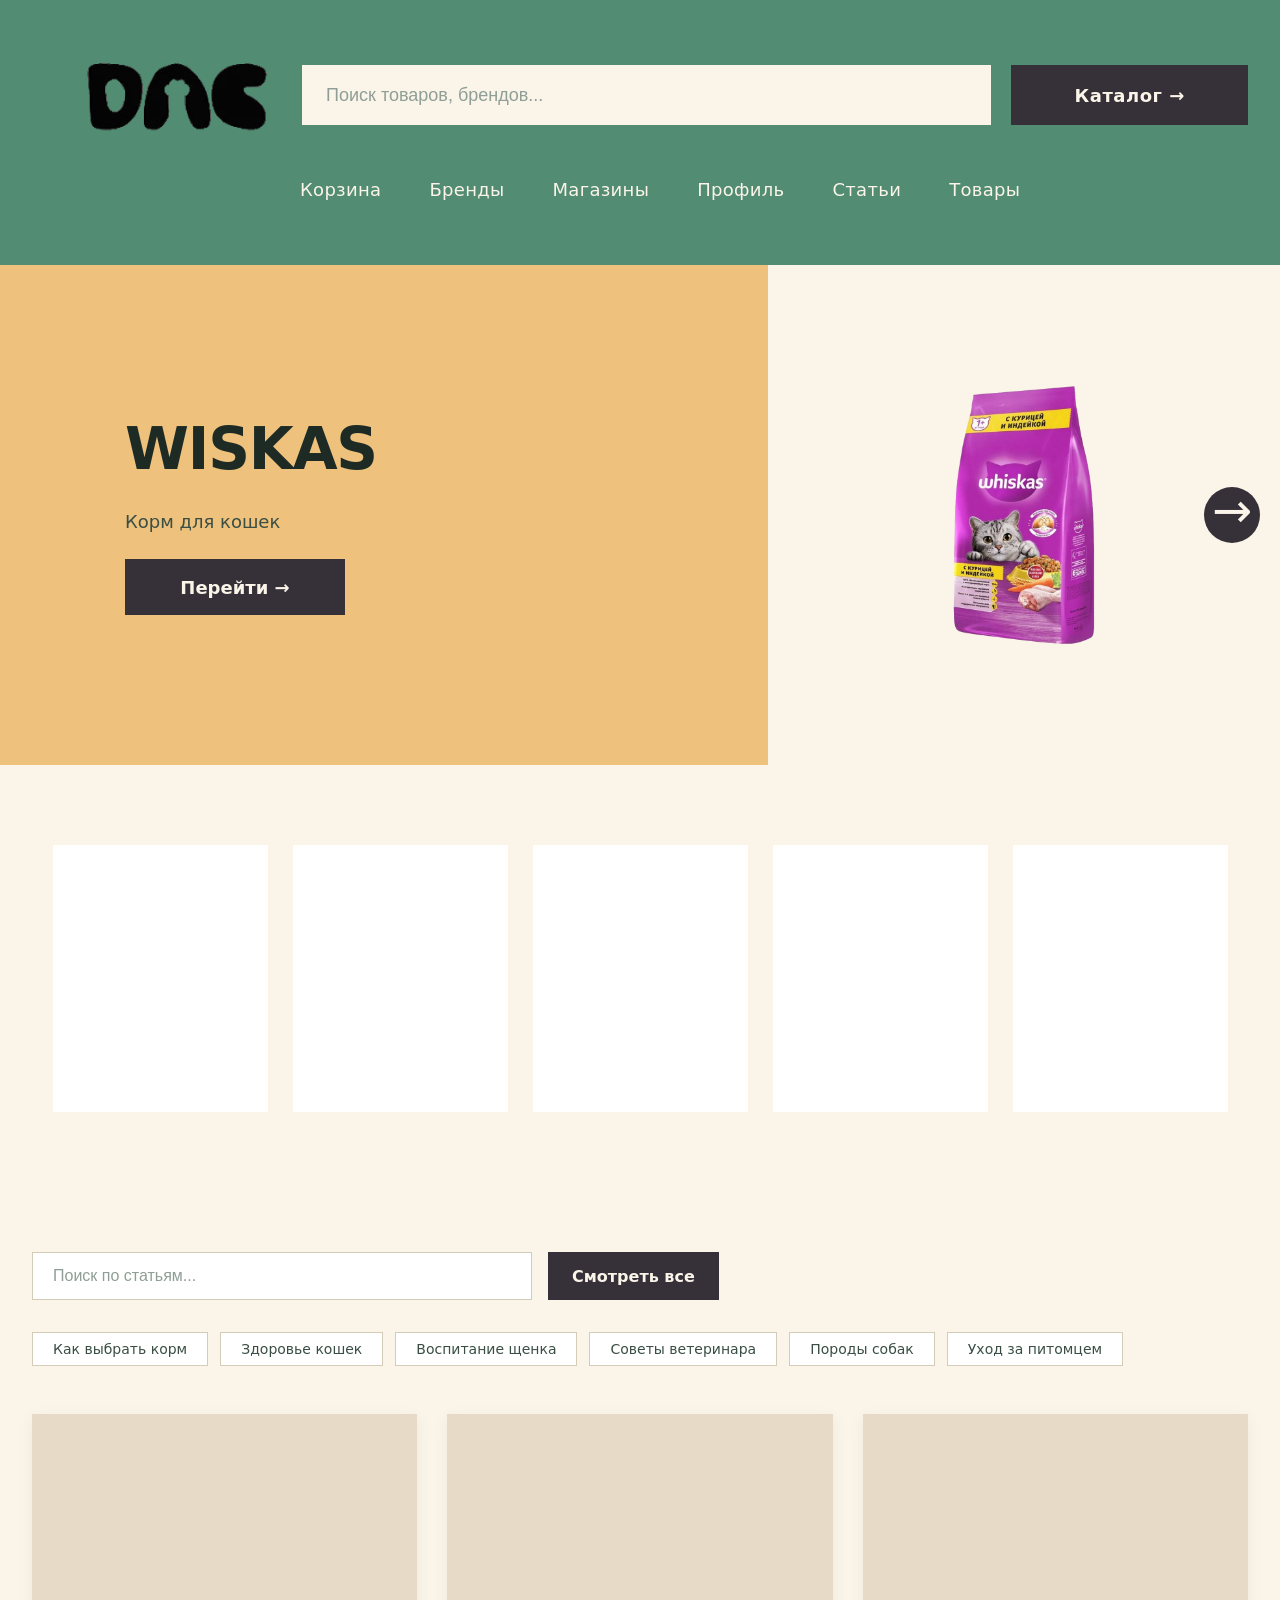
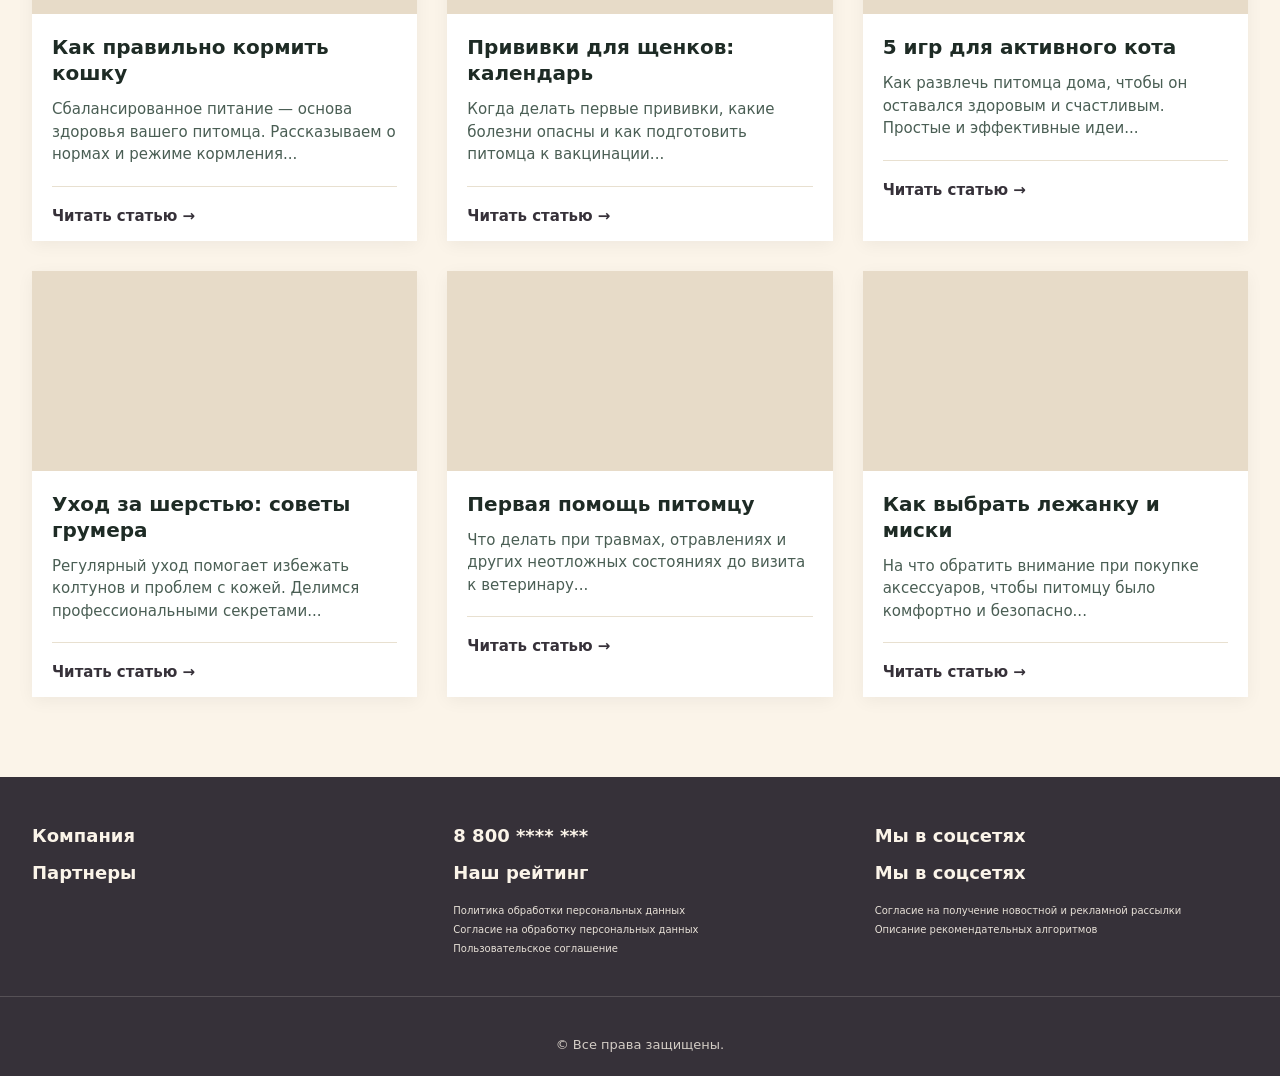
<file: index.html>
<!DOCTYPE html>
<html lang="ru">
<head>
    <meta charset="UTF-8">
    <meta name="viewport" content="width=device-width, initial-scale=1.0, user-scalable=yes">
    <title>Главная</title>
    <link rel="stylesheet" href="style.css">
</head>
<body>
    <header class="main-header">
        <div class="header-content">
            <div class="logo">
                <img src="dog.png" alt="Логотип" class="logo-img">
            </div>
        
            <div class="search-section">
                <div class="search-wrapper">
                    <input type="text" class="search-input" placeholder="Поиск товаров, брендов...">
                    <button class="catalog-btn">Каталог →</button>
                </div>
            </div>
            
            <div class="burger-menu">
                <div class="burger-line"></div>
                <div class="burger-line"></div>
                <div class="burger-line"></div>
            </div>
            
            <nav class="top-nav">
                <ul class="nav-list">
                    <li><a href="cart.html">Корзина</a></li>
                    <li><a href="#">Бренды</a></li>
                    <li><a href="catalog.html">Магазины</a></li>
                    <li><a href="profile.html">Профиль</a></li>
                    <li><a href="articles.html">Статьи</a></li>
                    <li><a href="products.html">Товары</a></li>
                </ul>
            </nav>
        </div>
    </header>

    <main>
        <section class="hero-slider">
            <div class="slider-container">
                <div class="slider-text">
                    <h1 class="slider-title">WISKAS</h1>
                    <p class="slider-description">
                        Корм для кошек
                    </p>
                    <button class="slider-btn">Перейти →</button>
                </div>
                <div class="slider-image">
                    <div class="image-wrapper">
                        <div class="mock-product"></div>
                    </div>
                    <div class="slider-arrow">→</div>
                </div>
            </div>
        </section>

        <section class="brand-icons">
            <div class="cards-grid">
                <div class="card-item">
                    <div class="card-img"></div>
                </div>
                <div class="card-item">
                    <div class="card-img"></div>
                </div>
                <div class="card-item">
                    <div class="card-img"></div>
                </div>
                <div class="card-item">
                    <div class="card-img"></div>
                </div>
                <div class="card-item">
                    <div class="card-img"></div>
                </div>
            </div>
        </section>

        <section class="articles-section">
            <div class="articles-container">
                <div class="articles-header">
                    <div class="articles-search-wrapper">
                        <input type="text" class="articles-search-input" placeholder="Поиск по статьям...">
                        <button class="articles-view-all-btn">Смотреть все</button>
                    </div>
                </div>

                <div class="popular-queries">
                    <span class="query-tag">Как выбрать корм</span>
                    <span class="query-tag">Здоровье кошек</span>
                    <span class="query-tag">Воспитание щенка</span>
                    <span class="query-tag">Советы ветеринара</span>
                    <span class="query-tag">Породы собак</span>
                    <span class="query-tag">Уход за питомцем</span>
                </div>

                <div class="articles-grid">
                    <article class="article-card">
                        <div class="article-image" style="background-image: url('https://placekitten.com/400/240');"></div>
                        <h3 class="article-card-title">Как правильно кормить кошку</h3>
                        <p class="article-card-excerpt">Сбалансированное питание — основа здоровья вашего питомца. Рассказываем о нормах и режиме кормления...</p>
                        <div class="article-divider"></div>
                        <a href="#" class="article-link">Читать статью →</a>
                    </article>

                    <article class="article-card">
                        <div class="article-image" style="background-image: url('https://placedog.net/400/240');"></div>
                        <h3 class="article-card-title">Прививки для щенков: календарь</h3>
                        <p class="article-card-excerpt">Когда делать первые прививки, какие болезни опасны и как подготовить питомца к вакцинации...</p>
                        <div class="article-divider"></div>
                        <a href="#" class="article-link">Читать статью →</a>
                    </article>

                    <article class="article-card">
                        <div class="article-image" style="background-image: url('https://placekitten.com/401/241');"></div>
                        <h3 class="article-card-title">5 игр для активного кота</h3>
                        <p class="article-card-excerpt">Как развлечь питомца дома, чтобы он оставался здоровым и счастливым. Простые и эффективные идеи...</p>
                        <div class="article-divider"></div>
                        <a href="#" class="article-link">Читать статью →</a>
                    </article>

                    <article class="article-card">
                        <div class="article-image" style="background-image: url('https://placedog.net/401/241');"></div>
                        <h3 class="article-card-title">Уход за шерстью: советы грумера</h3>
                        <p class="article-card-excerpt">Регулярный уход помогает избежать колтунов и проблем с кожей. Делимся профессиональными секретами...</p>
                        <div class="article-divider"></div>
                        <a href="#" class="article-link">Читать статью →</a>
                    </article>

                    <article class="article-card">
                        <div class="article-image" style="background-image: url('https://placekitten.com/402/242');"></div>
                        <h3 class="article-card-title">Первая помощь питомцу</h3>
                        <p class="article-card-excerpt">Что делать при травмах, отравлениях и других неотложных состояниях до визита к ветеринару...</p>
                        <div class="article-divider"></div>
                        <a href="#" class="article-link">Читать статью →</a>
                    </article>

                    <article class="article-card">
                        <div class="article-image" style="background-image: url('https://placedog.net/402/242');"></div>
                        <h3 class="article-card-title">Как выбрать лежанку и миски</h3>
                        <p class="article-card-excerpt">На что обратить внимание при покупке аксессуаров, чтобы питомцу было комфортно и безопасно...</p>
                        <div class="article-divider"></div>
                        <a href="#" class="article-link">Читать статью →</a>
                    </article>
                </div>
            </div>
        </section>
    </main>

    <footer class="main-footer">
        <div class="footer-container">
            <div class="footer-col">
                <h4>Компания</h4>
                <h4>Партнеры</h4>
            </div>
            <div class="footer-col">
                <h4>8 800 **** ***</h4>
                <h4>Наш рейтинг</h4>
                <a href="#">Политика обработки персональных данных</a>
                <br>
                <a href="#">Согласие на обработку персональных данных</a>
                <br>
                <a href="#">Пользовательское соглашение</a>
            </div>
            <div class="footer-col footer-docs">
                <h4>Мы в соцсетях</h4>
                <h4>Мы в соцсетях</h4>
                <a href="#">Согласие на получение новостной и рекламной рассылки</a>
                <br>
                <a href="#">Описание рекомендательных алгоритмов</a>
            </div>
        </div>
        <div class="footer-bottom">
            <p>© Все права защищены.</p>
        </div>
    </footer>

    <script>
        document.querySelector('.burger-menu')?.addEventListener('click', function() {
            document.querySelector('.nav-list')?.classList.toggle('active');
        });
    </script>
</body>
</html>
</file>
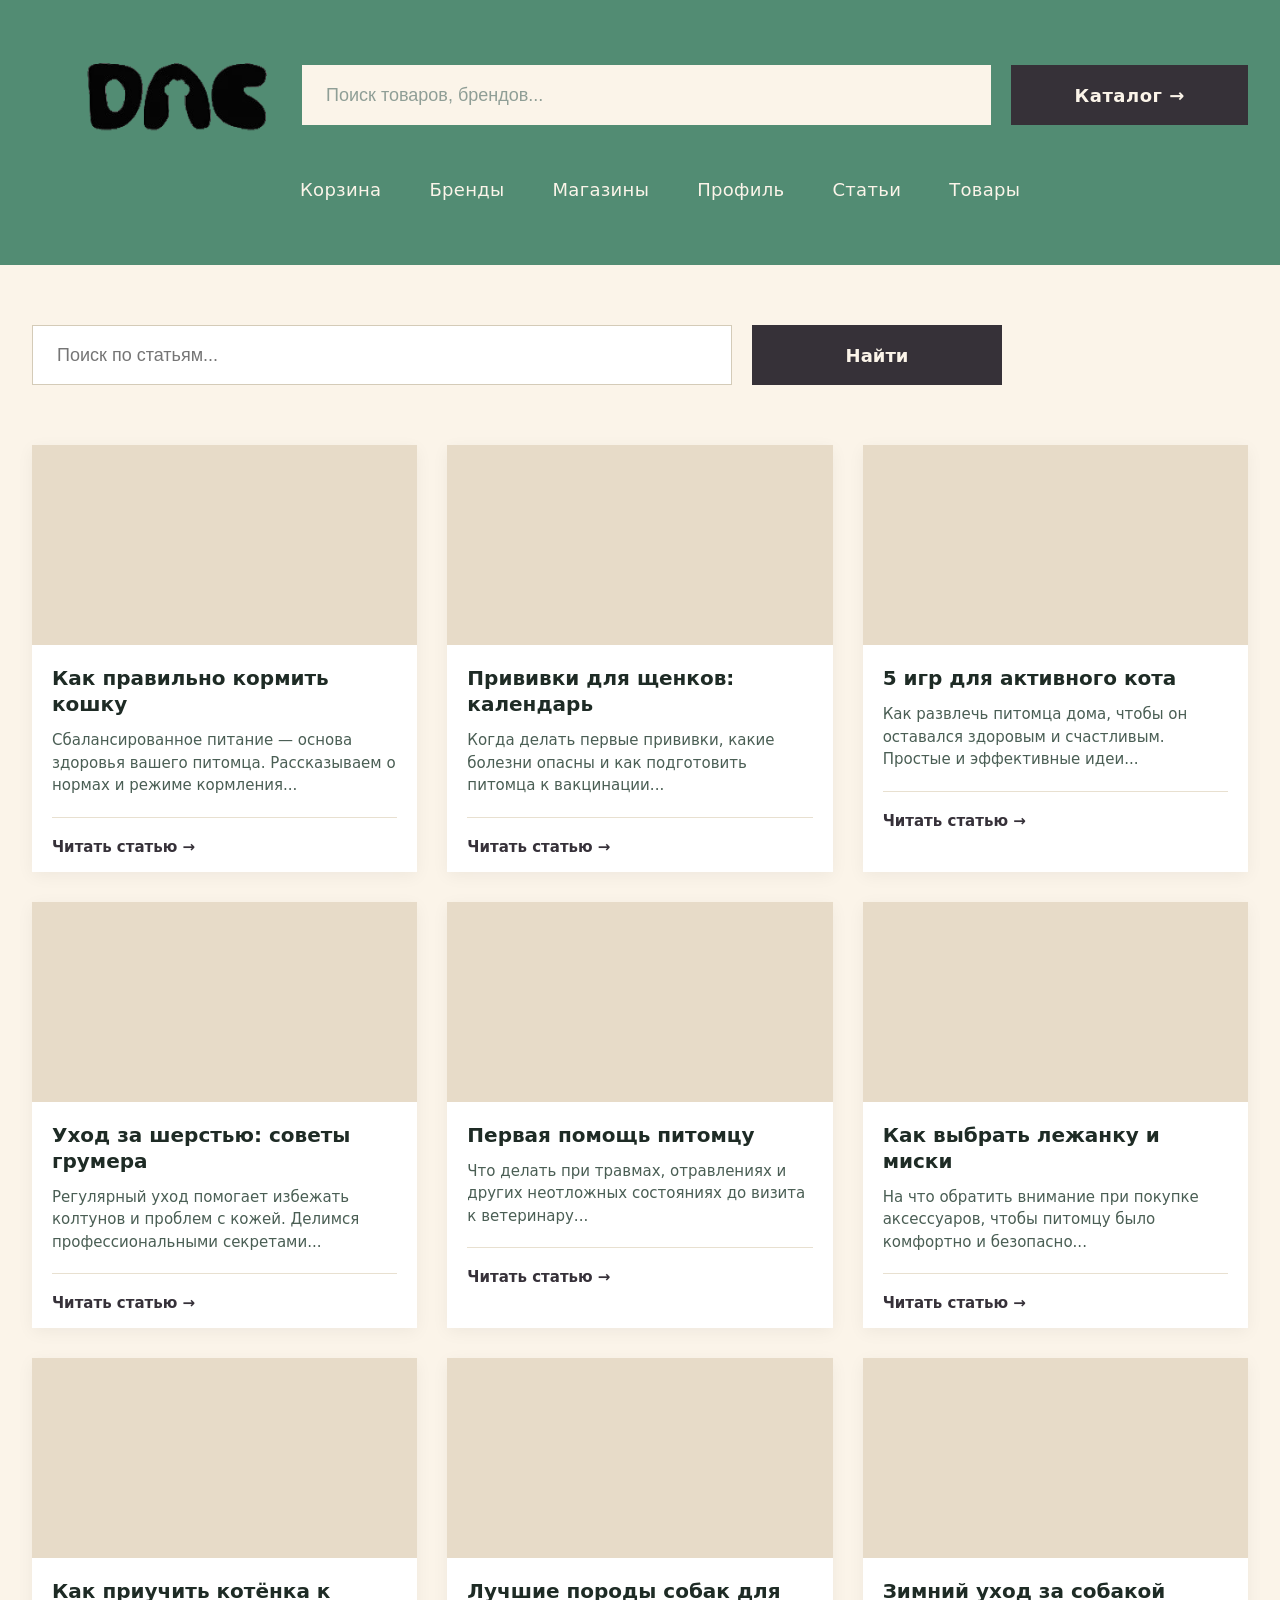
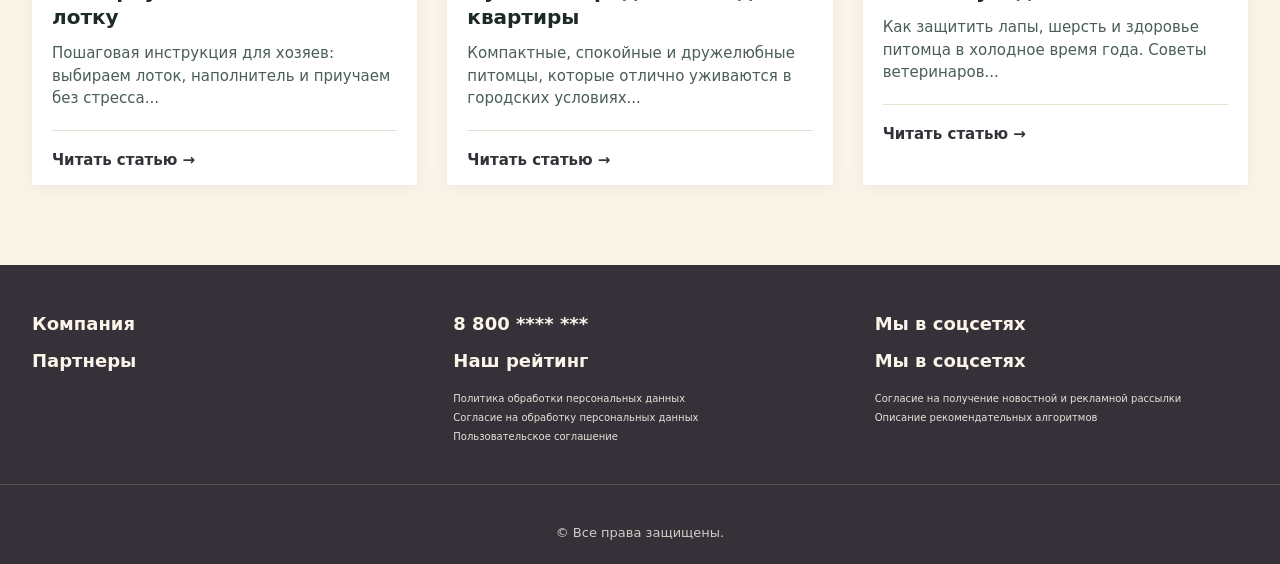
<file: articles.html>
<!DOCTYPE html>
<html lang="ru">
<head>
    <meta charset="UTF-8">
    <meta name="viewport" content="width=device-width, initial-scale=1.0, user-scalable=yes">
    <title>Статьи</title>
    <link rel="stylesheet" href="style.css">
</head>
<body>
    <header class="main-header">
        <div class="header-content">
            <div class="logo">
                <img src="dog.png" alt="Логотип" class="logo-img">
            </div>
        
            <div class="search-section">
                <div class="search-wrapper">
                    <input type="text" class="search-input" placeholder="Поиск товаров, брендов...">
                    <button class="catalog-btn">Каталог →</button>
                </div>
            </div>
            
            <div class="burger-menu">
                <div class="burger-line"></div>
                <div class="burger-line"></div>
                <div class="burger-line"></div>
            </div>
            
            <nav class="top-nav">
                <ul class="nav-list">
                    <li><a href="cart.html">Корзина</a></li>
                    <li><a href="index.html">Бренды</a></li>
                    <li><a href="catalog.html">Магазины</a></li>
                    <li><a href="profile.html">Профиль</a></li>
                    <li><a href="#">Статьи</a></li>
                    <li><a href="products.html">Товары</a></li>
                </ul>
            </nav>
        </div>
    </header>

    <main>
        <section class="articles-page">
            <div class="articles-page-container">
                <div class="search-articles-block">
                    <input type="text" class="search-articles-input" placeholder="Поиск по статьям...">
                    <button class="search-articles-btn">Найти</button>
                </div>

                <div class="articles-grid">
                    <article class="article-card">
                        <div class="article-image" style="background-image: url('https://placekitten.com/400/240');"></div>
                        <h3 class="article-card-title">Как правильно кормить кошку</h3>
                        <p class="article-card-excerpt">Сбалансированное питание — основа здоровья вашего питомца. Рассказываем о нормах и режиме кормления...</p>
                        <div class="article-divider"></div>
                        <a href="#" class="article-link">Читать статью →</a>
                    </article>

                    <article class="article-card">
                        <div class="article-image" style="background-image: url('https://placedog.net/400/240');"></div>
                        <h3 class="article-card-title">Прививки для щенков: календарь</h3>
                        <p class="article-card-excerpt">Когда делать первые прививки, какие болезни опасны и как подготовить питомца к вакцинации...</p>
                        <div class="article-divider"></div>
                        <a href="#" class="article-link">Читать статью →</a>
                    </article>

                    <article class="article-card">
                        <div class="article-image" style="background-image: url('https://placekitten.com/401/241');"></div>
                        <h3 class="article-card-title">5 игр для активного кота</h3>
                        <p class="article-card-excerpt">Как развлечь питомца дома, чтобы он оставался здоровым и счастливым. Простые и эффективные идеи...</p>
                        <div class="article-divider"></div>
                        <a href="#" class="article-link">Читать статью →</a>
                    </article>

                    <article class="article-card">
                        <div class="article-image" style="background-image: url('https://placedog.net/401/241');"></div>
                        <h3 class="article-card-title">Уход за шерстью: советы грумера</h3>
                        <p class="article-card-excerpt">Регулярный уход помогает избежать колтунов и проблем с кожей. Делимся профессиональными секретами...</p>
                        <div class="article-divider"></div>
                        <a href="#" class="article-link">Читать статью →</a>
                    </article>

                    <article class="article-card">
                        <div class="article-image" style="background-image: url('https://placekitten.com/402/242');"></div>
                        <h3 class="article-card-title">Первая помощь питомцу</h3>
                        <p class="article-card-excerpt">Что делать при травмах, отравлениях и других неотложных состояниях до визита к ветеринару...</p>
                        <div class="article-divider"></div>
                        <a href="#" class="article-link">Читать статью →</a>
                    </article>

                    <article class="article-card">
                        <div class="article-image" style="background-image: url('https://placedog.net/402/242');"></div>
                        <h3 class="article-card-title">Как выбрать лежанку и миски</h3>
                        <p class="article-card-excerpt">На что обратить внимание при покупке аксессуаров, чтобы питомцу было комфортно и безопасно...</p>
                        <div class="article-divider"></div>
                        <a href="#" class="article-link">Читать статью →</a>
                    </article>

                    <article class="article-card">
                        <div class="article-image" style="background-image: url('https://placekitten.com/403/243');"></div>
                        <h3 class="article-card-title">Как приучить котёнка к лотку</h3>
                        <p class="article-card-excerpt">Пошаговая инструкция для хозяев: выбираем лоток, наполнитель и приучаем без стресса...</p>
                        <div class="article-divider"></div>
                        <a href="#" class="article-link">Читать статью →</a>
                    </article>

                    <article class="article-card">
                        <div class="article-image" style="background-image: url('https://placedog.net/403/243');"></div>
                        <h3 class="article-card-title">Лучшие породы собак для квартиры</h3>
                        <p class="article-card-excerpt">Компактные, спокойные и дружелюбные питомцы, которые отлично уживаются в городских условиях...</p>
                        <div class="article-divider"></div>
                        <a href="#" class="article-link">Читать статью →</a>
                    </article>

                    <article class="article-card">
                        <div class="article-image" style="background-image: url('https://placekitten.com/404/244');"></div>
                        <h3 class="article-card-title">Зимний уход за собакой</h3>
                        <p class="article-card-excerpt">Как защитить лапы, шерсть и здоровье питомца в холодное время года. Советы ветеринаров...</p>
                        <div class="article-divider"></div>
                        <a href="#" class="article-link">Читать статью →</a>
                    </article>
                </div>
            </div>
        </section>
    </main>

    <footer class="main-footer">
        <div class="footer-container">
            <div class="footer-col">
                <h4>Компания</h4>
                <h4>Партнеры</h4>
            </div>
            <div class="footer-col">
                <h4>8 800 **** ***</h4>
                <h4>Наш рейтинг</h4>
                <a href="#">Политика обработки персональных данных</a>
                <br>
                <a href="#">Согласие на обработку персональных данных</a>
                <br>
                <a href="#">Пользовательское соглашение</a>
            </div>
            <div class="footer-col footer-docs">
                <h4>Мы в соцсетях</h4>
                <h4>Мы в соцсетях</h4>
                <a href="#">Согласие на получение новостной и рекламной рассылки</a>
                <br>
                <a href="#">Описание рекомендательных алгоритмов</a>
            </div>
        </div>
        <div class="footer-bottom">
            <p>© Все права защищены.</p>
        </div>
    </footer>
    <script>
        document.querySelector('.burger-menu')?.addEventListener('click', function() {
            document.querySelector('.nav-list')?.classList.toggle('active');
        });
    </script>
</body>
</html>
</file>
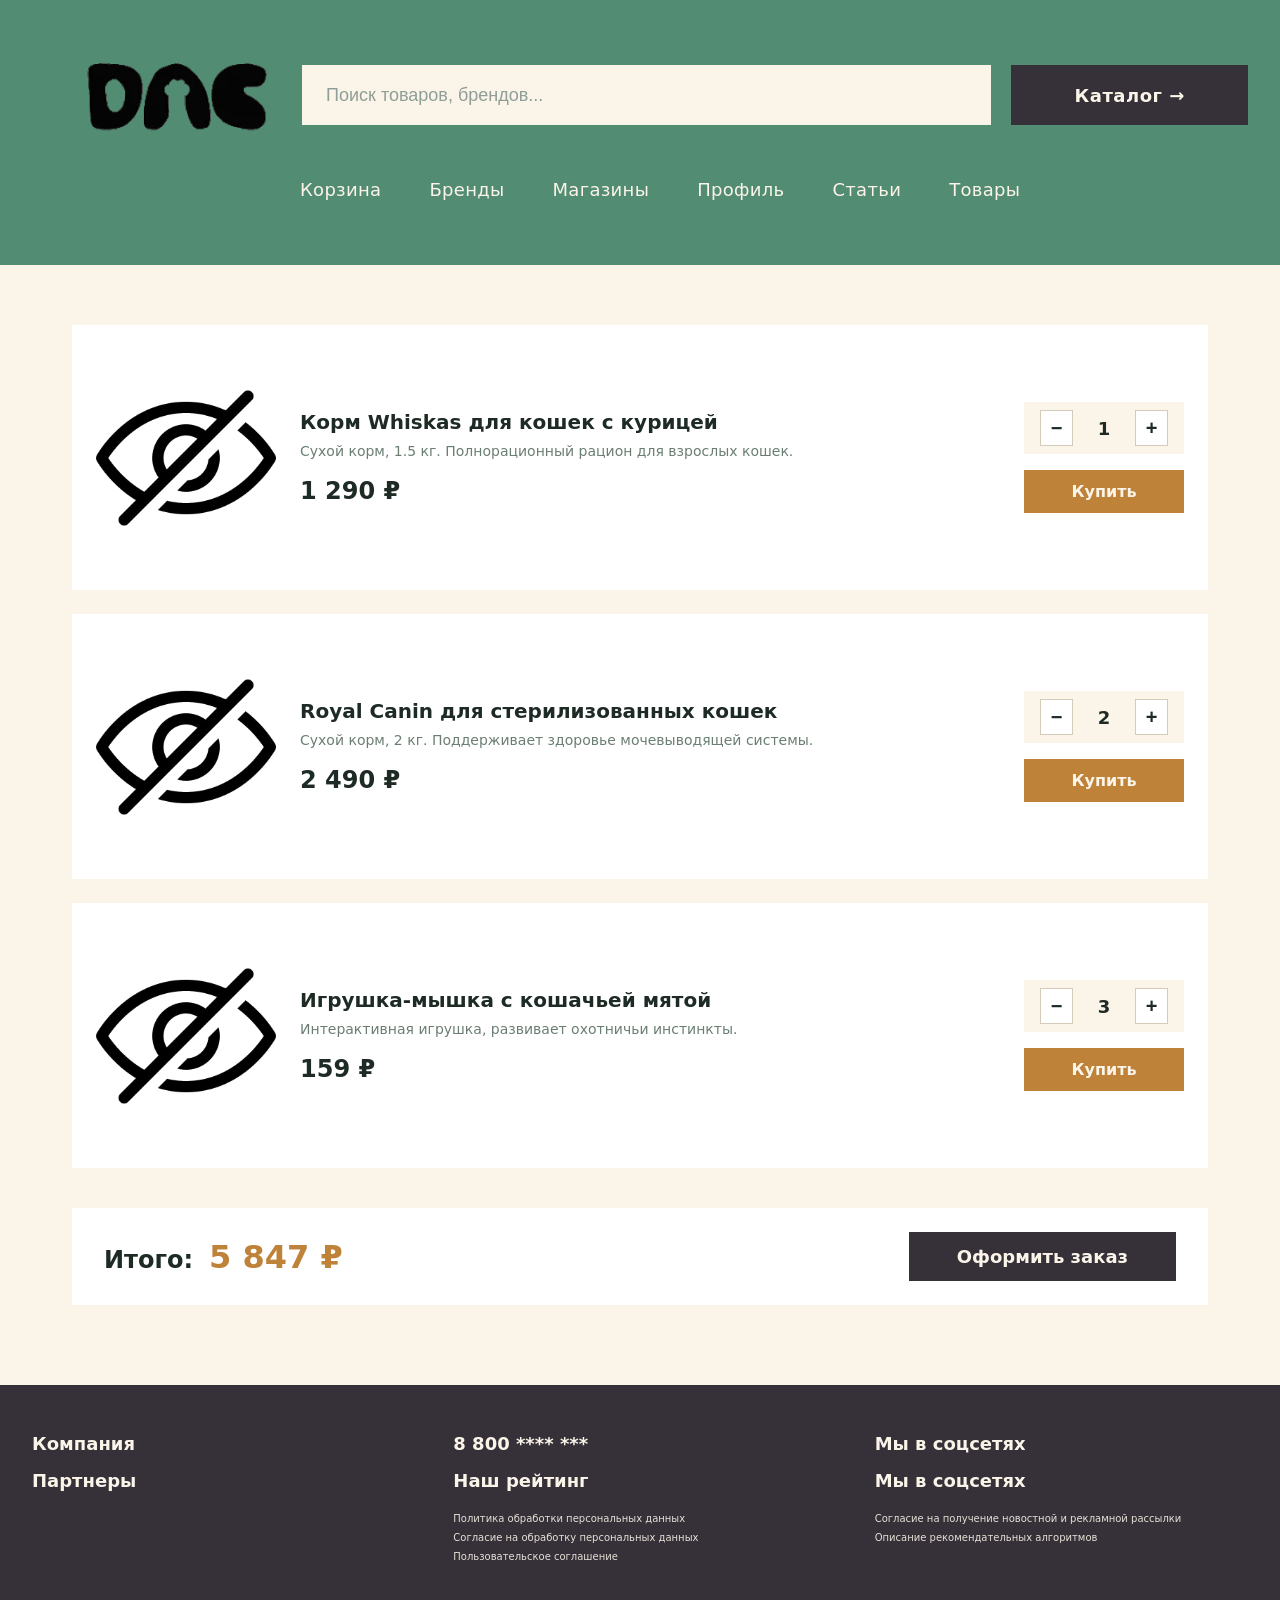
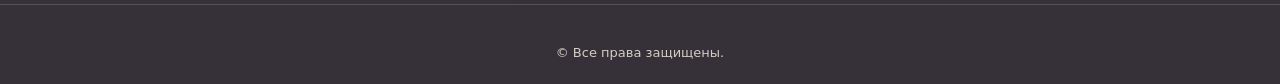
<file: cart.html>
<!DOCTYPE html>
<html lang="ru">
<head>
    <meta charset="UTF-8">
    <meta name="viewport" content="width=device-width, initial-scale=1.0, user-scalable=yes">
    <title>Корзина</title>
    <link rel="stylesheet" href="style.css">
</head>
<body>
    <header class="main-header">
        <div class="header-content">
            <div class="logo">
                <img src="dog.png" alt="Логотип" class="logo-img">
            </div>
        
            <div class="search-section">
                <div class="search-wrapper">
                    <input type="text" class="search-input" placeholder="Поиск товаров, брендов...">
                    <button class="catalog-btn">Каталог →</button>
                </div>
            </div>
            
            <div class="burger-menu">
                <div class="burger-line"></div>
                <div class="burger-line"></div>
                <div class="burger-line"></div>
            </div>
            
            <nav class="top-nav">
                <ul class="nav-list">
                    <li><a href="#">Корзина</a></li>
                    <li><a href="index.html">Бренды</a></li>
                    <li><a href="catalog.html">Магазины</a></li>
                    <li><a href="profile.html">Профиль</a></li>
                    <li><a href="articles.html">Статьи</a></li>
                    <li><a href="products.html">Товары</a></li>
                </ul>
            </nav>
        </div>
    </header>

    <main>
        <section class="cart-page">
            <div class="cart-container">

                <div class="cart-items-list">
                    <div class="cart-item">
                        <div class="cart-item-image">
                            <img src="net.png" alt="Корм Whiskas">
                        </div>
                        <div class="cart-item-info">
                            <h3 class="cart-item-name">Корм Whiskas для кошек с курицей</h3>
                            <p class="cart-item-desc">Сухой корм, 1.5 кг. Полнорационный рацион для взрослых кошек.</p>
                            <div class="cart-item-price">1 290 ₽</div>
                        </div>
                        <div class="cart-item-actions">
                            <div class="quantity-control">
                                <button class="quantity-btn minus">−</button>
                                <span class="quantity-value">1</span>
                                <button class="quantity-btn plus">+</button>
                            </div>
                            <button class="cart-buy-btn">Купить</button>
                        </div>
                    </div>

                    <div class="cart-item">
                        <div class="cart-item-image">
                            <img src="net.png" alt="Корм Royal Canin">
                        </div>
                        <div class="cart-item-info">
                            <h3 class="cart-item-name">Royal Canin для стерилизованных кошек</h3>
                            <p class="cart-item-desc">Сухой корм, 2 кг. Поддерживает здоровье мочевыводящей системы.</p>
                            <div class="cart-item-price">2 490 ₽</div>
                        </div>
                        <div class="cart-item-actions">
                            <div class="quantity-control">
                                <button class="quantity-btn minus">−</button>
                                <span class="quantity-value">2</span>
                                <button class="quantity-btn plus">+</button>
                            </div>
                            <button class="cart-buy-btn">Купить</button>
                        </div>
                    </div>

                    <div class="cart-item">
                        <div class="cart-item-image">
                            <img src="net.png" alt="Игрушка для кошек">
                        </div>
                        <div class="cart-item-info">
                            <h3 class="cart-item-name">Игрушка-мышка с кошачьей мятой</h3>
                            <p class="cart-item-desc">Интерактивная игрушка, развивает охотничьи инстинкты.</p>
                            <div class="cart-item-price">159 ₽</div>
                        </div>
                        <div class="cart-item-actions">
                            <div class="quantity-control">
                                <button class="quantity-btn minus">−</button>
                                <span class="quantity-value">3</span>
                                <button class="quantity-btn plus">+</button>
                            </div>
                            <button class="cart-buy-btn">Купить</button>
                        </div>
                    </div>
                </div>

                <div class="cart-summary">
                    <div class="summary-line">
                        <span>Итого:</span>
                        <span class="summary-total">5 847 ₽</span>
                    </div>
                    <button class="checkout-btn">Оформить заказ</button>
                </div>
            </div>
        </section>
    </main>

    <footer class="main-footer">
        <div class="footer-container">
            <div class="footer-col">
                <h4>Компания</h4>
                <h4>Партнеры</h4>
            </div>
            <div class="footer-col">
                <h4>8 800 **** ***</h4>
                <h4>Наш рейтинг</h4>
                <a href="#">Политика обработки персональных данных</a>
                <br>
                <a href="#">Согласие на обработку персональных данных</a>
                <br>
                <a href="#">Пользовательское соглашение</a>
            </div>
            <div class="footer-col footer-docs">
                <h4>Мы в соцсетях</h4>
                <h4>Мы в соцсетях</h4>
                <a href="#">Согласие на получение новостной и рекламной рассылки</a>
                <br>
                <a href="#">Описание рекомендательных алгоритмов</a>
            </div>
        </div>
        <div class="footer-bottom">
            <p>© Все права защищены.</p>
        </div>
    </footer>
    <script>
        document.querySelector('.burger-menu')?.addEventListener('click', function() {
            document.querySelector('.nav-list')?.classList.toggle('active');
        });
    </script>
</body>
</html>
</file>
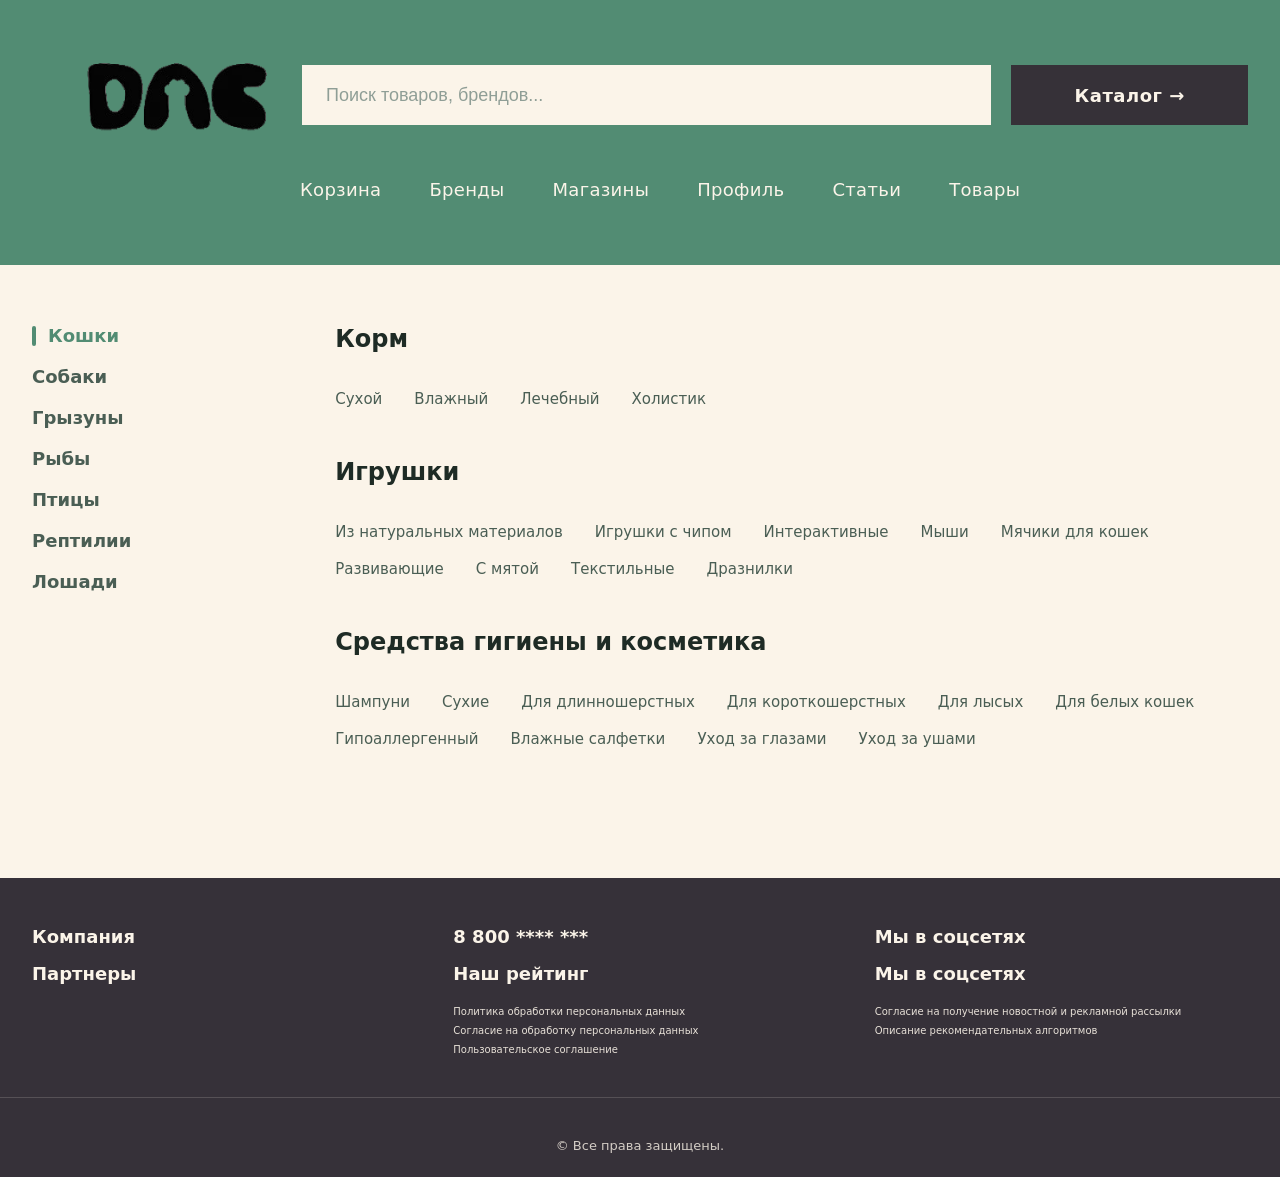
<file: catalog.html>
<!DOCTYPE html>
<html lang="ru">
<head>
    <meta charset="UTF-8">
    <meta name="viewport" content="width=device-width, initial-scale=1.0, user-scalable=yes">
    <title>Каталог</title>
    <link rel="stylesheet" href="style.css">
</head>
<body>
    <header class="main-header">
        <div class="header-content">
            <div class="logo">
                <img src="dog.png" alt="Логотип" class="logo-img">
            </div>
        
            <div class="search-section">
                <div class="search-wrapper">
                    <input type="text" class="search-input" placeholder="Поиск товаров, брендов...">
                    <button class="catalog-btn">Каталог →</button>
                </div>
            </div>
            
            <div class="burger-menu">
                <div class="burger-line"></div>
                <div class="burger-line"></div>
                <div class="burger-line"></div>
            </div>
            
            <nav class="top-nav">
                <ul class="nav-list">
                    <li><a href="cart.html">Корзина</a></li>
                    <li><a href="index.html">Бренды</a></li>
                    <li><a href="catalog.html">Магазины</a></li>
                    <li><a href="profile.html">Профиль</a></li>
                    <li><a href="articles.html">Статьи</a></li>
                    <li><a href="products.html">Товары</a></li>
                </ul>
            </nav>
        </div>
    </header>

    <main>
        <section class="catalog-page">
            <div class="catalog-container">
                <aside class="catalog-main-categories">
                    <ul class="main-categories-list">
                        <li><a href="#" class="active">Кошки</a></li>
                        <li><a href="#">Собаки</a></li>
                        <li><a href="#">Грызуны</a></li>
                        <li><a href="#">Рыбы</a></li>
                        <li><a href="#">Птицы</a></li>
                        <li><a href="#">Рептилии</a></li>
                        <li><a href="#">Лошади</a></li>
                    </ul>
                </aside>

                <div class="catalog-subcategories">
                    <div class="subcategory-block">
                        <h3 class="subcategory-title">Корм</h3>
                        <div class="subcategory-links">
                            <a href="#">Сухой</a>
                            <a href="#">Влажный</a>
                            <a href="#">Лечебный</a>
                            <a href="#">Холистик</a>
                        </div>
                    </div>

                    <div class="subcategory-block">
                        <h3 class="subcategory-title">Игрушки</h3>
                        <div class="subcategory-links">
                            <a href="#">Из натуральных материалов</a>
                            <a href="#">Игрушки с чипом</a>
                            <a href="#">Интерактивные</a>
                            <a href="#">Мыши</a>
                            <a href="#">Мячики для кошек</a>
                            <a href="#">Развивающие</a>
                            <a href="#">С мятой</a>
                            <a href="#">Текстильные</a>
                            <a href="#">Дразнилки</a>
                        </div>
                    </div>

                    <div class="subcategory-block">
                        <h3 class="subcategory-title">Средства гигиены и косметика</h3>
                        <div class="subcategory-links">
                            <div class="subcategory-group">
                                <a href="#">Шампуни</a>
                                <a href="#">Сухие</a>
                                <a href="#">Для длинношерстных</a>
                                <a href="#">Для короткошерстных</a>
                                <a href="#">Для лысых</a>
                                <a href="#">Для белых кошек</a>
                                <a href="#">Гипоаллергенный</a>
                                <a href="#">Влажные салфетки</a>
                                <a href="#">Уход за глазами</a>
                                <a href="#">Уход за ушами</a>
                            </div>
                        </div>
                    </div>
                </div>
            </div>
        </section>
    </main>

    <footer class="main-footer">
        <div class="footer-container">
            <div class="footer-col">
                <h4>Компания</h4>
                <h4>Партнеры</h4>
            </div>
            <div class="footer-col">
                <h4>8 800 **** ***</h4>
                <h4>Наш рейтинг</h4>
                <a href="#">Политика обработки персональных данных</a>
                <br>
                <a href="#">Согласие на обработку персональных данных</a>
                <br>
                <a href="#">Пользовательское соглашение</a>
            </div>
            <div class="footer-col footer-docs">
                <h4>Мы в соцсетях</h4>
                <h4>Мы в соцсетях</h4>
                <a href="#">Согласие на получение новостной и рекламной рассылки</a>
                <br>
                <a href="#">Описание рекомендательных алгоритмов</a>
            </div>
        </div>
        <div class="footer-bottom">
            <p>© Все права защищены.</p>
        </div>
    </footer>
    <script>
        document.querySelector('.burger-menu')?.addEventListener('click', function() {
            document.querySelector('.nav-list')?.classList.toggle('active');
        });
    </script>
</body>
</html>
</file>
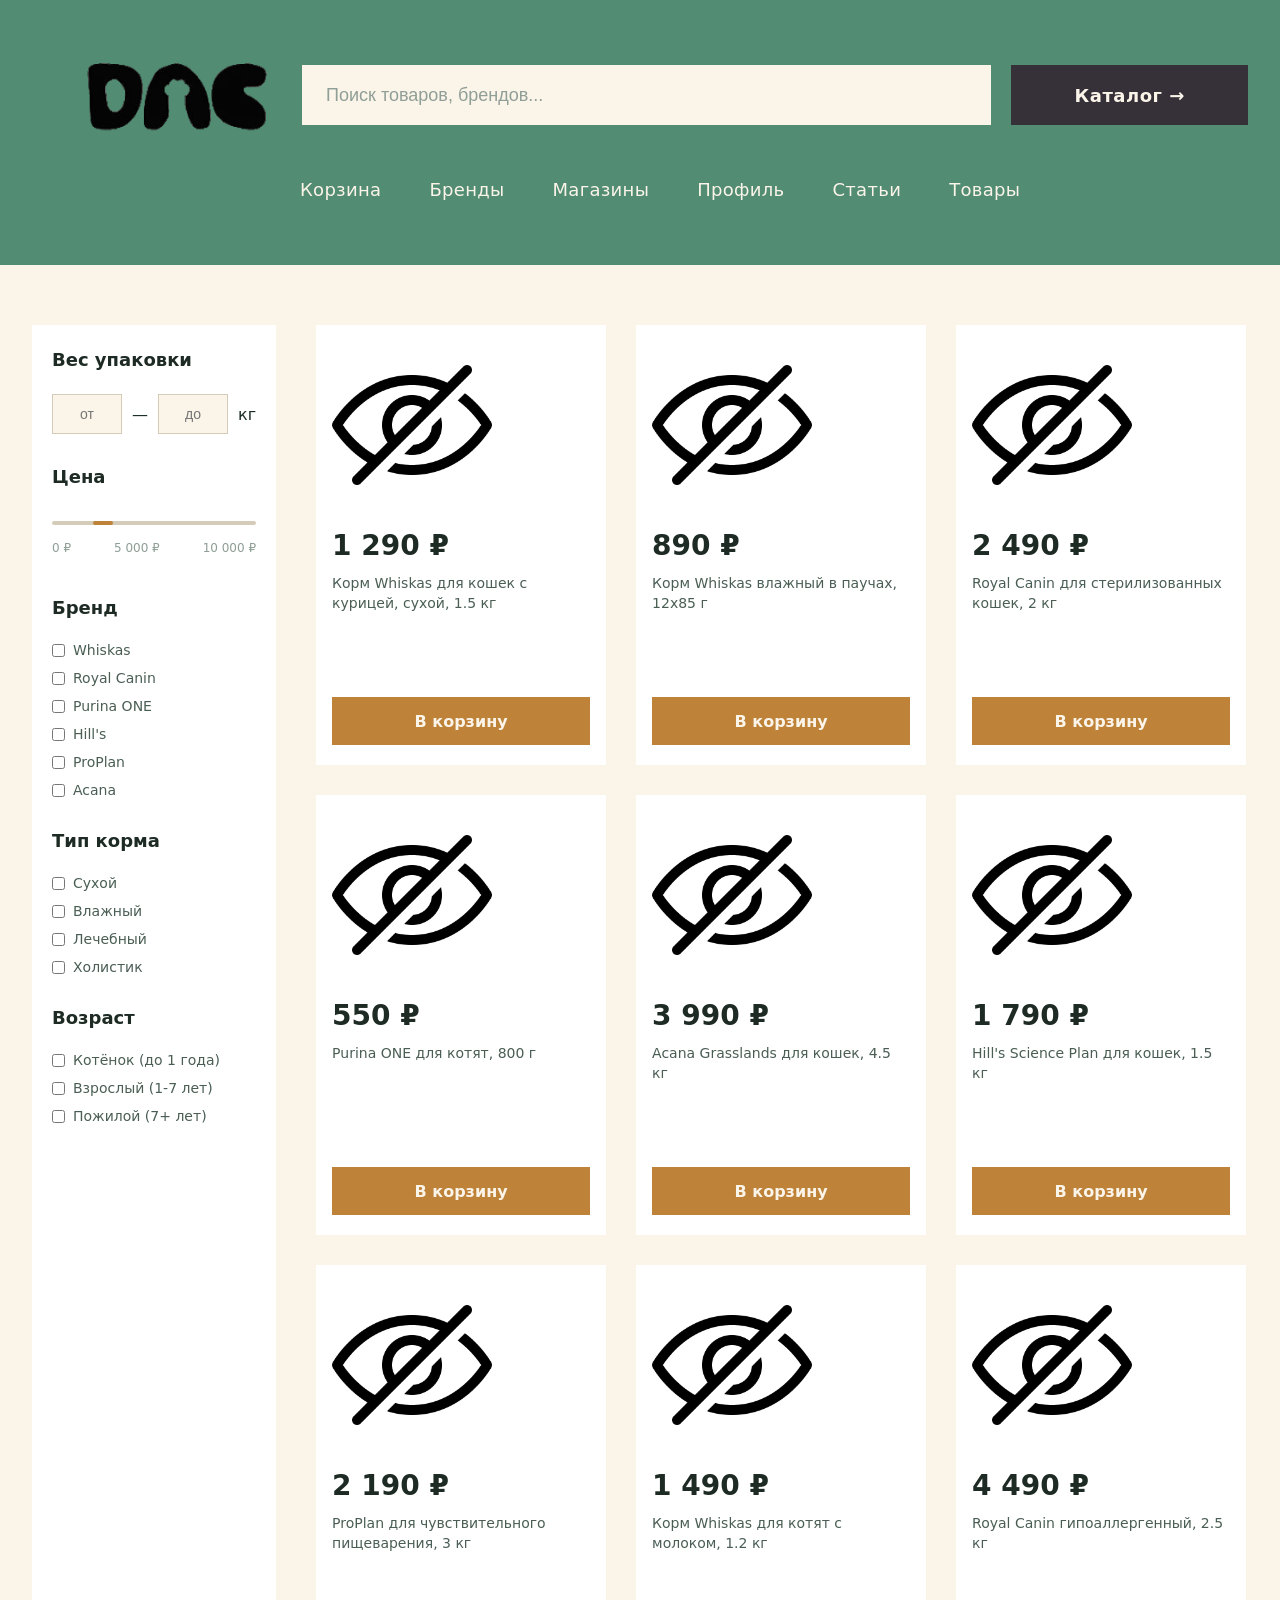
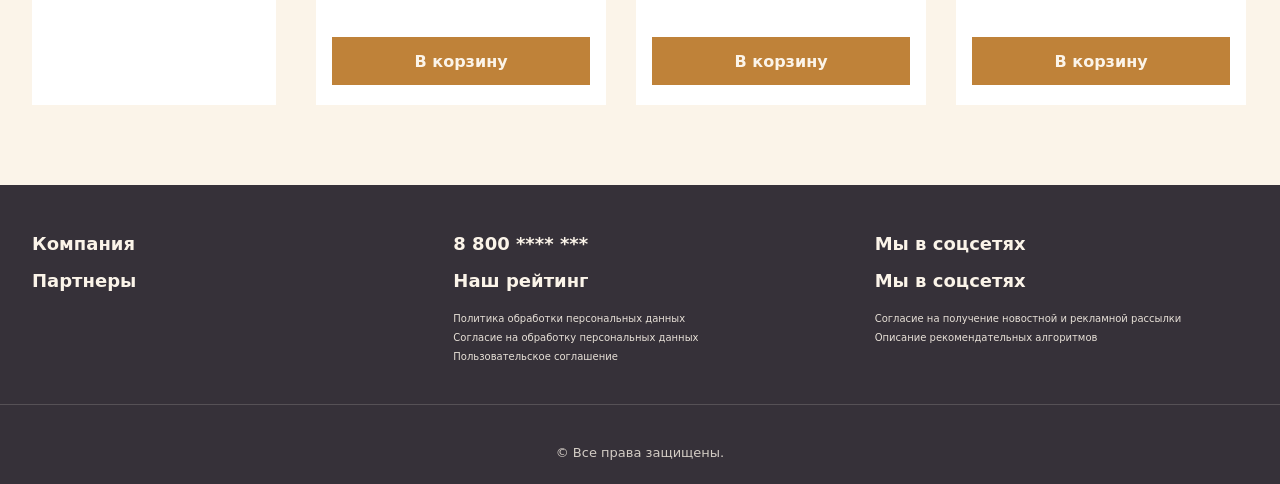
<file: products.html>
<!DOCTYPE html>
<html lang="ru">
<head>
    <meta charset="UTF-8">
    <meta name="viewport" content="width=device-width, initial-scale=1.0, user-scalable=yes">
    <title>Товары</title>
    <link rel="stylesheet" href="style.css">
</head>
<body>
    <header class="main-header">
        <div class="header-content">
            <div class="logo">
                <img src="dog.png" alt="Логотип" class="logo-img">
            </div>
        
            <div class="search-section">
                <div class="search-wrapper">
                    <input type="text" class="search-input" placeholder="Поиск товаров, брендов...">
                    <button class="catalog-btn">Каталог →</button>
                </div>
            </div>
            
            <div class="burger-menu">
                <div class="burger-line"></div>
                <div class="burger-line"></div>
                <div class="burger-line"></div>
            </div>
            
            <nav class="top-nav">
                <ul class="nav-list">
                    <li><a href="cart.html">Корзина</a></li>
                    <li><a href="index.html">Бренды</a></li>
                    <li><a href="catalog.html">Магазины</a></li>
                    <li><a href="profile.html">Профиль</a></li>
                    <li><a href="articles.html">Статьи</a></li>
                    <li><a href="#">Товары</a></li>
                </ul>
            </nav>
        </div>
    </header>

    <main>
        <section class="products-page">
            <div class="products-container">
                <aside class="products-filter">
                    <div class="filter-group">
                        <h4 class="filter-group-title">Вес упаковки</h4>
                        <div class="weight-inputs">
                            <input type="text" class="weight-input" placeholder="от">
                            <span>—</span>
                            <input type="text" class="weight-input" placeholder="до">
                            <span>кг</span>
                        </div>
                    </div>

                    <div class="filter-group">
                        <h4 class="filter-group-title">Цена</h4>
                        <div class="price-slider-container">
                            <div class="price-track">
                                <div class="price-range"></div>
                            </div>
                            <div class="price-labels">
                                <span>0 ₽</span>
                                <span>5 000 ₽</span>
                                <span>10 000 ₽</span>
                            </div>
                        </div>
                    </div>

                    <div class="filter-group">
                        <h4 class="filter-group-title">Бренд</h4>
                        <div class="brand-checkboxes">
                            <label><input type="checkbox"> Whiskas</label>
                            <label><input type="checkbox"> Royal Canin</label>
                            <label><input type="checkbox"> Purina ONE</label>
                            <label><input type="checkbox"> Hill's</label>
                            <label><input type="checkbox"> ProPlan</label>
                            <label><input type="checkbox"> Acana</label>
                        </div>
                    </div>

                    <div class="filter-group">
                        <h4 class="filter-group-title">Тип корма</h4>
                        <div class="type-checkboxes">
                            <label><input type="checkbox"> Сухой</label>
                            <label><input type="checkbox"> Влажный</label>
                            <label><input type="checkbox"> Лечебный</label>
                            <label><input type="checkbox"> Холистик</label>
                        </div>
                    </div>

                    <div class="filter-group">
                        <h4 class="filter-group-title">Возраст</h4>
                        <div class="age-checkboxes">
                            <label><input type="checkbox"> Котёнок (до 1 года)</label>
                            <label><input type="checkbox"> Взрослый (1-7 лет)</label>
                            <label><input type="checkbox"> Пожилой (7+ лет)</label>
                        </div>
                    </div>
                </aside>

                <div class="products-grid-container">
                

                    <div class="products-card-grid">
                        <div class="product-item">
                            <div class="product-item-image">
                                <img src="net.png" alt="Корм">
                            </div>
                            <div class="product-item-price">1 290 ₽</div>
                            <div class="product-item-name">Корм Whiskas для кошек с курицей, сухой, 1.5 кг</div>
                            <button class="product-item-cart">В корзину</button>
                        </div>

                        <div class="product-item">
                            <div class="product-item-image">
                                <img src="net.png" alt="Корм">
                            </div>
                            <div class="product-item-price">890 ₽</div>
                            <div class="product-item-name">Корм Whiskas влажный в паучах, 12x85 г</div>
                            <button class="product-item-cart">В корзину</button>
                        </div>

                        <div class="product-item">
                            <div class="product-item-image">
                                <img src="net.png" alt="Корм">
                            </div>
                            <div class="product-item-price">2 490 ₽</div>
                            <div class="product-item-name">Royal Canin для стерилизованных кошек, 2 кг</div>
                            <button class="product-item-cart">В корзину</button>
                        </div>

                        <div class="product-item">
                            <div class="product-item-image">
                                <img src="net.png" alt="Корм">
                            </div>
                            <div class="product-item-price">550 ₽</div>
                            <div class="product-item-name">Purina ONE для котят, 800 г</div>
                            <button class="product-item-cart">В корзину</button>
                        </div>

                        <div class="product-item">
                            <div class="product-item-image">
                                <img src="net.png" alt="Корм">
                            </div>
                            <div class="product-item-price">3 990 ₽</div>
                            <div class="product-item-name">Acana Grasslands для кошек, 4.5 кг</div>
                            <button class="product-item-cart">В корзину</button>
                        </div>

                        <div class="product-item">
                            <div class="product-item-image">
                                <img src="net.png" alt="Корм">
                            </div>
                            <div class="product-item-price">1 790 ₽</div>
                            <div class="product-item-name">Hill's Science Plan для кошек, 1.5 кг</div>
                            <button class="product-item-cart">В корзину</button>
                        </div>

                        <div class="product-item">
                            <div class="product-item-image">
                                <img src="net.png" alt="Корм">
                            </div>
                            <div class="product-item-price">2 190 ₽</div>
                            <div class="product-item-name">ProPlan для чувствительного пищеварения, 3 кг</div>
                            <button class="product-item-cart">В корзину</button>
                        </div>

                        <div class="product-item">
                            <div class="product-item-image">
                                <img src="net.png" alt="Корм">
                            </div>
                            <div class="product-item-price">1 490 ₽</div>
                            <div class="product-item-name">Корм Whiskas для котят с молоком, 1.2 кг</div>
                            <button class="product-item-cart">В корзину</button>
                        </div>

                        <div class="product-item">
                            <div class="product-item-image">
                                <img src="net.png" alt="Корм">
                            </div>
                            <div class="product-item-price">4 490 ₽</div>
                            <div class="product-item-name">Royal Canin гипоаллергенный, 2.5 кг</div>
                            <button class="product-item-cart">В корзину</button>
                        </div>
                    </div>
                </div>
            </div>
        </section>
    </main>

    <footer class="main-footer">
        <div class="footer-container">
            <div class="footer-col">
                <h4>Компания</h4>
                <h4>Партнеры</h4>
            </div>
            <div class="footer-col">
                <h4>8 800 **** ***</h4>
                <h4>Наш рейтинг</h4>
                <a href="#">Политика обработки персональных данных</a>
                <br>
                <a href="#">Согласие на обработку персональных данных</a>
                <br>
                <a href="#">Пользовательское соглашение</a>
            </div>
            <div class="footer-col footer-docs">
                <h4>Мы в соцсетях</h4>
                <h4>Мы в соцсетях</h4>
                <a href="#">Согласие на получение новостной и рекламной рассылки</a>
                <br>
                <a href="#">Описание рекомендательных алгоритмов</a>
            </div>
        </div>
        <div class="footer-bottom">
            <p>© Все права защищены.</p>
        </div>
    </footer>
    <script>
        document.querySelector('.burger-menu')?.addEventListener('click', function() {
            document.querySelector('.nav-list')?.classList.toggle('active');
        });
    </script>
</body>
</html>
</file>
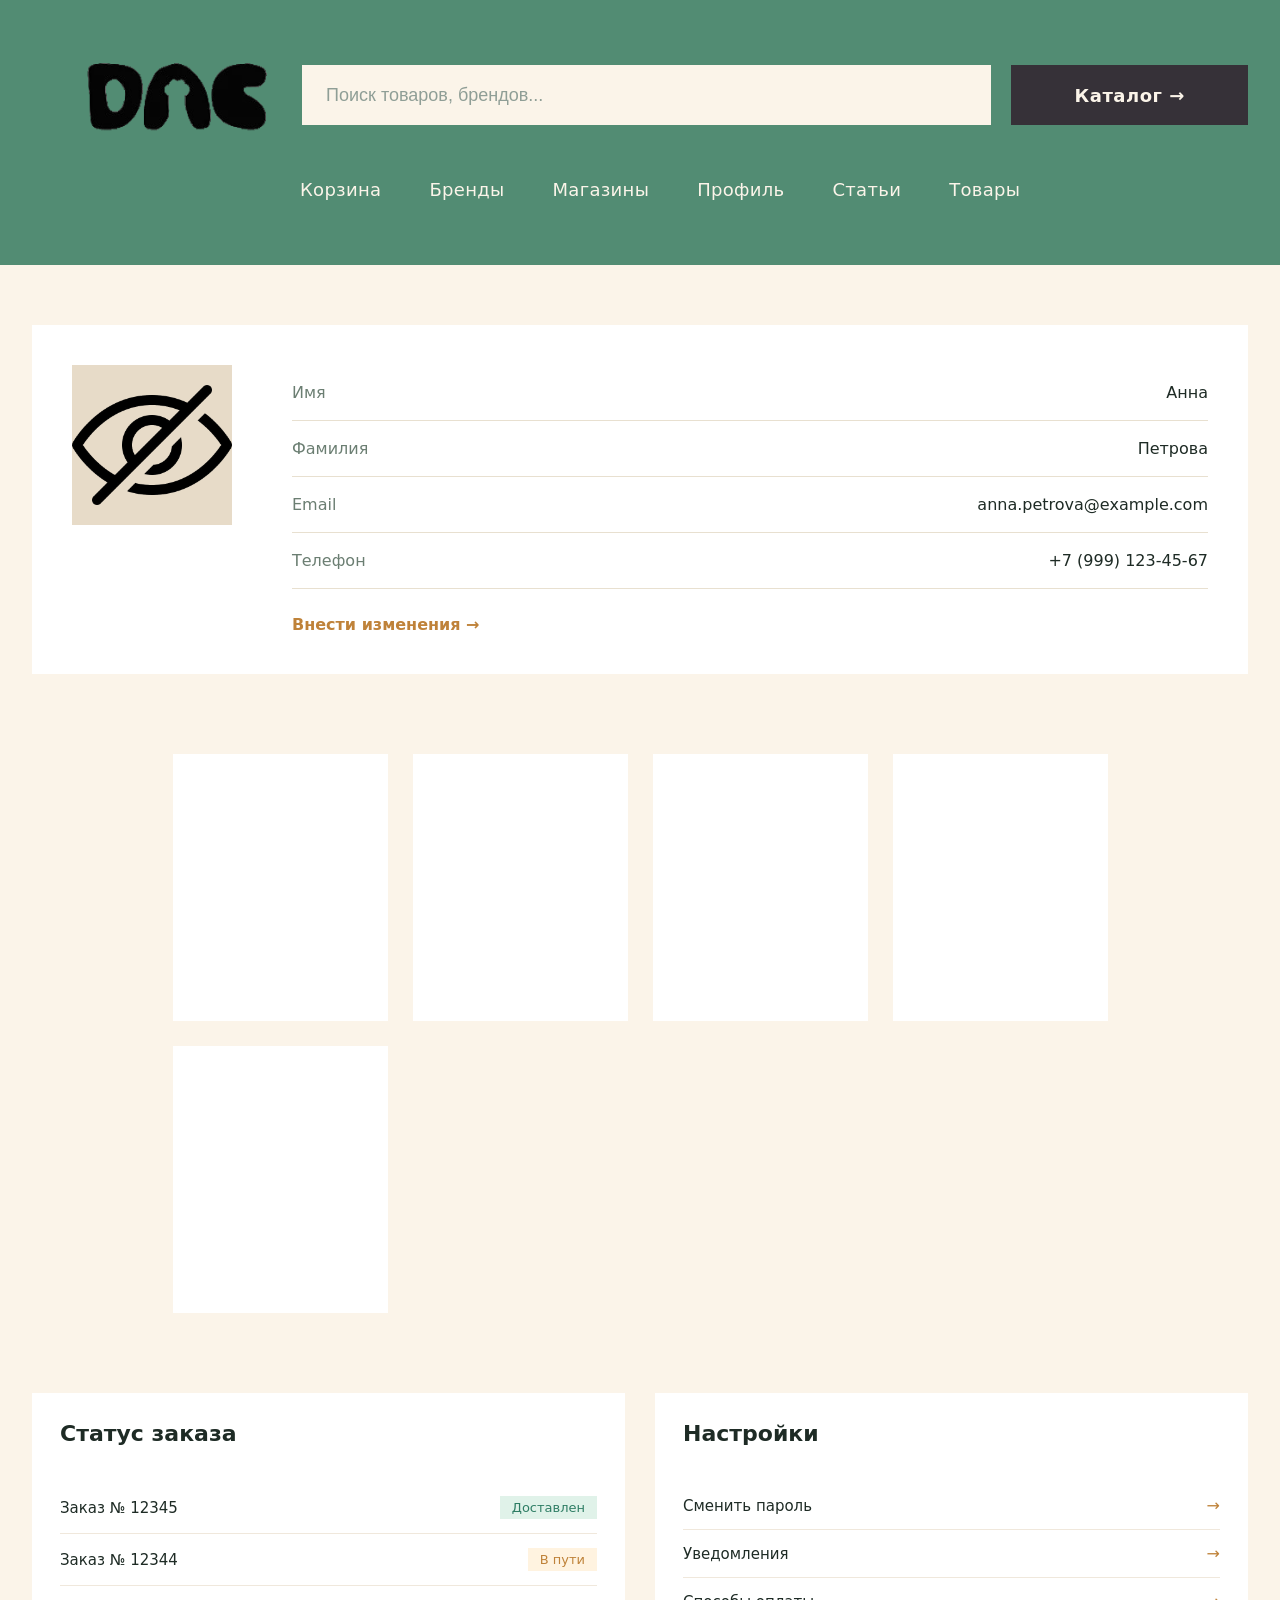
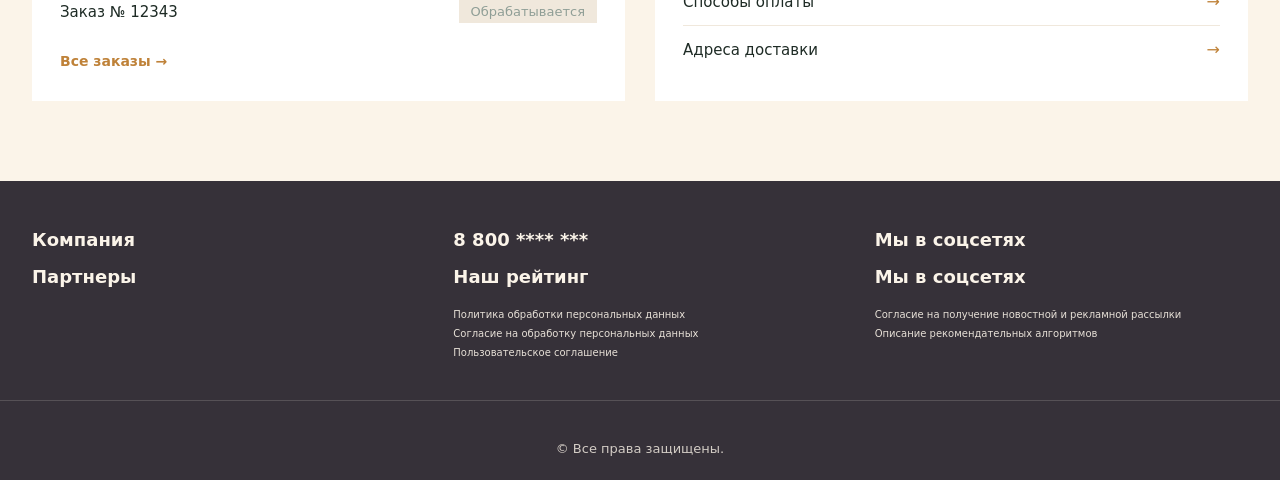
<file: profile.html>
<!DOCTYPE html>
<html lang="ru">
<head>
    <meta charset="UTF-8">
    <meta name="viewport" content="width=device-width, initial-scale=1.0, user-scalable=yes">
    <title>Профиль</title>
    <link rel="stylesheet" href="style.css">
</head>
<body>
    <header class="main-header">
        <div class="header-content">
            <div class="logo">
                <img src="dog.png" alt="Логотип" class="logo-img">
            </div>
        
            <div class="search-section">
                <div class="search-wrapper">
                    <input type="text" class="search-input" placeholder="Поиск товаров, брендов...">
                    <button class="catalog-btn">Каталог →</button>
                </div>
            </div>
            
            <div class="burger-menu">
                <div class="burger-line"></div>
                <div class="burger-line"></div>
                <div class="burger-line"></div>
            </div>
            
            <nav class="top-nav">
                <ul class="nav-list">
                    <li><a href="cart.html">Корзина</a></li>
                    <li><a href="index.html">Бренды</a></li>
                    <li><a href="catalog.html">Магазины</a></li>
                    <li><a href="#">Профиль</a></li>
                    <li><a href="articles.html">Статьи</a></li>
                    <li><a href="products.html">Товары</a></li>
                </ul>
            </nav>
        </div>
    </header>

    <main>
        <section class="profile-page">
            <div class="profile-container">

                <div class="profile-content">
                    <div class="profile-photo">
                        <div class="photo-placeholder">
                            <img src="net.png" alt="Фото профиля">
                        </div>
                    </div>

                    <div class="profile-info">
                        <div class="info-row">
                            <span class="info-label">Имя</span>
                            <span class="info-value">Анна</span>
                        </div>
                        <div class="info-row">
                            <span class="info-label">Фамилия</span>
                            <span class="info-value">Петрова</span>
                        </div>
                        <div class="info-row">
                            <span class="info-label">Email</span>
                            <span class="info-value">anna.petrova@example.com</span>
                        </div>
                        <div class="info-row">
                            <span class="info-label">Телефон</span>
                            <span class="info-value">+7 (999) 123-45-67</span>
                        </div>
                        <div class="info-row edit-row">
                            <a href="#" class="edit-link">Внести изменения →</a>
                        </div>
                    </div>
                </div>

                <section class="brand-icons">
                    <div class="cards-grid">
                        <div class="card-item">
                            <div class="card-img"></div>
                        </div>
                        <div class="card-item">
                            <div class="card-img"></div>
                        </div>
                        <div class="card-item">
                            <div class="card-img"></div>
                        </div>
                        <div class="card-item">
                            <div class="card-img"></div>
                        </div>
                        <div class="card-item">
                            <div class="card-img"></div>
                        </div>
                    </div>
                </section>

                <div class="profile-bottom-blocks">
                    <div class="profile-block">
                        <h3 class="block-title">Статус заказа</h3>
                        <div class="block-content">
                            <div class="order-status-item">
                                <span class="order-number">Заказ № 12345</span>
                                <span class="order-status delivered">Доставлен</span>
                            </div>
                            <div class="order-status-item">
                                <span class="order-number">Заказ № 12344</span>
                                <span class="order-status shipping">В пути</span>
                            </div>
                            <div class="order-status-item">
                                <span class="order-number">Заказ № 12343</span>
                                <span class="order-status processing">Обрабатывается</span>
                            </div>
                            <a href="#" class="block-link">Все заказы →</a>
                        </div>
                    </div>

                    <div class="profile-block">
                        <h3 class="block-title">Настройки</h3>
                        <div class="block-content">
                            <div class="settings-item">
                                <span>Сменить пароль</span>
                                <span class="settings-arrow">→</span>
                            </div>
                            <div class="settings-item">
                                <span>Уведомления</span>
                                <span class="settings-arrow">→</span>
                            </div>
                            <div class="settings-item">
                                <span>Способы оплаты</span>
                                <span class="settings-arrow">→</span>
                            </div>
                            <div class="settings-item">
                                <span>Адреса доставки</span>
                                <span class="settings-arrow">→</span>
                            </div>
                        </div>
                    </div>
                </div>
            </div>
        </section>
    </main>

    <footer class="main-footer">
        <div class="footer-container">
            <div class="footer-col">
                <h4>Компания</h4>
                <h4>Партнеры</h4>
            </div>
            <div class="footer-col">
                <h4>8 800 **** ***</h4>
                <h4>Наш рейтинг</h4>
                <a href="#">Политика обработки персональных данных</a>
                <br>
                <a href="#">Согласие на обработку персональных данных</a>
                <br>
                <a href="#">Пользовательское соглашение</a>
            </div>
            <div class="footer-col footer-docs">
                <h4>Мы в соцсетях</h4>
                <h4>Мы в соцсетях</h4>
                <a href="#">Согласие на получение новостной и рекламной рассылки</a>
                <br>
                <a href="#">Описание рекомендательных алгоритмов</a>
            </div>
        </div>
        <div class="footer-bottom">
            <p>© Все права защищены.</p>
        </div>
    </footer>

    <script>
        document.querySelector('.burger-menu')?.addEventListener('click', function() {
            document.querySelector('.nav-list')?.classList.toggle('active');
        });
    </script>
</body>
</html>
</file>
<file: style.css>
* {
    margin: 0;
    padding: 0;
    box-sizing: border-box;
}

body {
    background-color: #FBF4E9;
    font-family: system-ui, 'Segoe UI', 'Roboto', 'Helvetica Neue', sans-serif;
    color: #1a2c24;
}

.main-header {
    background-color: #528C73;
    height: 265px;
    width: 100%;
}

.header-content {
    max-width: 1440px;
    margin: 0 auto;
    padding: 0 32px;
    height: 100%;
    position: relative;
}

.logo {
    position: absolute;
    left: 30px;
    top: 20px;
    display: flex;
    align-items: center;
}

.logo-img {
    width: 300px;
    height: 150px;
    object-fit: contain;
}

.search-section {
    padding-top: 65px;
    margin-left: 270px;      
}

.search-wrapper {
    display: flex;
    gap: 20px;               
    align-items: center;
}

.search-input {
    width: 780px;
    height: 60px;
    background-color: #FBF4E9;
    border: none;
    padding: 0 24px;
    font-size: 18px;
    color: #2d3e36;
    outline: none;
    font-weight: 500;
}

.search-input::placeholder {
    color: #8f9e96;
    font-weight: 400;
}

.catalog-btn {
    width: 270px;
    height: 60px;
    background-color: #363138;
    border: none;
    color: #FBF4E9;
    font-size: 18px;
    font-weight: 600;
    cursor: default;         
    font-family: inherit;
    letter-spacing: 0.5px;
    display: flex;
    align-items: center;
    justify-content: center;
    gap: 6px;
}

.top-nav {
    position: absolute;
    bottom: 65px;            
    left: 300px;
    right: 32px;
}

.nav-list {
    display: flex;
    list-style: none;
    gap: 48px;
    padding: 0;
    margin: 0;
}

.nav-list li a {
    text-decoration: none;
    color: #FBF4E9;
    font-size: 18px;
    font-weight: 500;
    letter-spacing: 0.3px;
    cursor: default;        
}

.hero-slider {
    width: 100%;
    background-color: #FBF4E9;
}

.slider-container {
    width: 100%;
    margin: 0;
    padding: 0;
    display: flex;
    flex-wrap: wrap;
    min-height: 500px;       
    background-color: #FBF4E9;
}

.slider-text {
    flex: 0 0 60%;
    background-color: #EEC17D;
    display: flex;
    flex-direction: column;
    justify-content: center;
    gap: 24px;
    padding-left: 125px;
    padding-right: 40px;
}

.slider-title {
    font-size: 58px;
    font-weight: 800;
    line-height: 1.2;
    color: #1e2b25;
    letter-spacing: -0.02em;
}

.slider-description {
    font-size: 18px;
    line-height: 1.5;
    color: #3a4e44;
    max-width: 90%;
}

.slider-btn {
    width: 220px;
    height: 56px;
    background-color: #363138;
    border: none;
    color: #FBF4E9;
    font-size: 18px;
    font-weight: 600;
    cursor: default;
    font-family: inherit;
    display: flex;
    align-items: center;
    justify-content: center;
    gap: 8px;
}

.slider-image {
    flex: 0 0 40%;
    position: relative;
    display: flex;
    align-items: center;
    justify-content: center;
}

.image-wrapper {
    width: 100%;
    display: flex;
    justify-content: center;
}

.mock-product {
    width: 260px;
    height: 260px;
    background: url('wiskas.png');
    background-size: cover;
    background-position: center;
    position: relative;
}

.slider-arrow {
    position: absolute;
    right: 20px;         
    transform: translateY(-50%);
    font-size: 48px;
    font-weight: 300;
    top: 50%;  
    border-radius: 50%;
    color: #FBF4E9;
    background: #363138;
    width: 56px;
    height: 56px;
    display: flex;
    align-items: center;
    justify-content: center;
    cursor: default;
    line-height: 1;          
    padding-bottom: 10px; 
}

.brand-icons {
    margin-top: 80px;
    padding: 0 32px 40px;
    max-width: 1440px;
    margin-left: auto;
    margin-right: auto;
}

.cards-grid {
    display: grid;
    grid-template-columns: repeat(auto-fit, minmax(215px, 215px));
    gap: 25px;
    justify-content: center;   
    margin-bottom: 40px;
}

.card-item {
    width: 215px;
    background-color: #FFFFFF;
    overflow: hidden;
    text-align: center;
    padding-bottom: 12px;
}

.card-img {
    height: 255px;
    width: 100%;
    position: relative;
}

.card-img::before {
    font-size: 60px;
    position: absolute;
    bottom: 12px;
    right: 16px;
    opacity: 0.8;
}

.view-all {
    text-align: center;
    margin-top: 16px;
}

.view-all a {
    font-size: 18px;
    font-weight: 600;
    color: #528C73;
    text-decoration: none;
    border-bottom: 2px solid #C8DBCF;
    padding-bottom: 4px;
    cursor: default;
}

.articles-section {
    background-color: #FBF4E9;
    padding: 60px 0 80px;
    width: 100%;
}

.articles-container {
    max-width: 1440px;
    margin: 0 auto;
    padding: 0 32px;
}

.articles-header {
    display: flex;
    justify-content: space-between;
    align-items: center;
    flex-wrap: wrap;
    gap: 24px;
    margin-bottom: 32px;
}

.articles-search-wrapper {
    display: flex;
    gap: 16px;
    align-items: center;
    flex-wrap: wrap;
}

.articles-search-input {
    width: 500px;
    height: 48px;
    background-color: #FFFFFF;
    border: 1px solid #D4CBB8;
    padding: 0 20px;
    font-size: 16px;
    color: #2d3e36;
    outline: none;
}

.articles-search-input::placeholder {
    color: #8f9e96;
}

.articles-view-all-btn {
    background-color: #363138;
    border: none;
    padding: 0 24px;
    height: 48px;
    color: #FBF4E9;
    font-size: 16px;
    font-weight: 600;
    cursor: default;
    font-family: inherit;
}

.popular-queries {
    display: flex;
    flex-wrap: wrap;
    gap: 12px;
    margin-bottom: 48px;
}

.query-tag {
    background-color: #FFFFFF;
    border: 1px solid #D4CBB8;
    padding: 8px 20px;
    font-size: 14px;
    color: #3a4e44;
    cursor: default;
    transition: none;
}

.articles-grid {
    display: grid;
    grid-template-columns: repeat(3, 1fr);
    gap: 30px;
}

.article-card {
    background-color: #FFFFFF;
    overflow: hidden;
    transition: none;
    box-shadow: 0 4px 16px rgba(0, 0, 0, 0.05);
    display: flex;
    flex-direction: column;
}

.article-image {
    width: 100%;
    height: 200px;
    background-size: cover;
    background-position: center;
    background-color: #E7DBC8;
}

.article-card-title {
    font-size: 20px;
    font-weight: 700;
    color: #1e2b25;
    padding: 20px 20px 0 20px;
    margin-bottom: 12px;
    line-height: 1.3;
}

.article-card-excerpt {
    font-size: 15px;
    line-height: 1.5;
    color: #4a5e54;
    padding: 0 20px;
    margin-bottom: 20px;
}

.article-divider {
    height: 1px;
    background-color: #E8E0D0;
    margin: 0 20px;
}

.article-link {
    display: inline-block;
    padding: 16px 20px;
    color: #363139;
    font-weight: 600;
    text-decoration: none;
    font-size: 15px;
    cursor: default;
    background: transparent;
    margin-top: 4px;
}

.main-footer {
    background-color: #363139;
    color: #FBF4E9;
    padding: 48px 0 24px;
    margin-top: 0;
}

.footer-container {
    max-width: 1440px;
    margin: 0 auto;
    padding: 0 32px;
    display: grid;
    grid-template-columns: repeat(auto-fit, minmax(240px, 1fr));
    gap: 48px;
}

.footer-col h4 {
    font-size: 18px;
    font-weight: 600;
    margin-bottom: 16px;
    color: #FBF4E9;
}

.footer-col a {
    color: #FBF4E9;
    text-decoration: none;
    font-size: 10px;
    opacity: 0.9;
    cursor: default;
    transition: none;
}

.footer-bottom {
    text-align: center;
    padding-top: 40px;
    margin-top: 40px;
    border-top: 1px solid rgba(251, 244, 233, 0.2);
    font-size: 13px;
    opacity: 0.8;
}

.burger-menu {
    display: none;
    flex-direction: column;
    gap: 5px;
    position: absolute;
    right: 20px;
    top: 25px;
    cursor: pointer;
    z-index: 100;
}

.burger-line {
    width: 28px;
    height: 3px;
    background-color: #FBF4E9;
    border-radius: 2px;
}

.articles-page {
    background-color: #FBF4E9;
    padding: 60px 0 80px;
    width: 100%;
}

.articles-page-container {
    max-width: 1440px;
    margin: 0 auto;
    padding: 0 32px;
}

.search-articles-block {
    display: flex;
    gap: 20px;
    margin-bottom: 60px;
}

.search-articles-input {
    width: 700px;
    height: 60px;
    background-color: #FFFFFF;
    border: 1px solid #D4CBB8;
    padding: 0 24px;
    font-size: 18px;
    color: #2d3e36;
    outline: none;
}

.search-articles-btn {
    background-color: #363138;
    border: none;
    padding: 0 40px;
    height: 60px;
    width: 250px;
    color: #FBF4E9;
    font-size: 18px;
    font-weight: 600;
    cursor: default;
    font-family: inherit;
}

.catalog-page {
    background-color: #FBF4E9;
    padding: 60px 0 80px;
    width: 100%;
}

.catalog-container {
    max-width: 1440px;
    margin: 0 auto;
    padding: 0 32px;
    display: flex;
    gap: 60px;
}

.catalog-main-categories {
    flex: 0 0 20%;
}

.main-categories-list {
    list-style: none;
    padding: 0;
    margin: 0;
}

.main-categories-list li {
    margin-bottom: 20px;
}

.main-categories-list li a {
    text-decoration: none;
    font-size: 18px;
    font-weight: 600;
    color: #4a5e54;
    cursor: default;
    transition: none;
}

.main-categories-list li a.active {
    color: #528C73;
    position: relative;
    padding-left: 16px;
}

.main-categories-list li a.active::before {
    content: "";
    position: absolute;
    left: 0;
    top: 50%;
    transform: translateY(-50%);
    width: 4px;
    height: 20px;
    background-color: #528C73;
    border-radius: 2px;
}

.catalog-subcategories {
    flex: 0 0 75%;
}

.subcategory-block {
    margin-bottom: 48px;
}

.subcategory-title {
    font-size: 24px;
    font-weight: 700;
    color: #1e2b25;
    margin-bottom: 24px;
    padding-bottom: 12px;
}

.subcategory-links {
    display: flex;
    flex-wrap: wrap;
    gap: 16px 32px;
}

.subcategory-links a {
    text-decoration: none;
    font-size: 15px;
    color: #4a5e54;
    cursor: default;
    transition: none;
    line-height: 1.4;
}

.subcategory-group {
    display: flex;
    flex-wrap: wrap;
    gap: 16px 32px;
}

.products-page {
    background-color: #FBF4E9;
    padding: 60px 0 80px;
    width: 100%;
}

.products-container {
    max-width: 1440px;
    margin: 0 auto;
    padding: 0 32px;
    display: flex;
    gap: 40px;
}

.products-filter {
    flex: 0 0 20%;
    background-color: #FFFFFF;
    padding: 24px 20px;
}

.filter-group {
    margin-bottom: 32px;
}

.filter-group-title {
    font-size: 18px;
    font-weight: 700;
    color: #1e2b25;
    margin-bottom: 16px;
    padding-bottom: 8px;
}

.weight-inputs {
    display: flex;
    align-items: center;
    gap: 10px;
}

.weight-input {
    width: 70px;
    height: 40px;
    background-color: #FBF4E9;
    border: 1px solid #D4CBB8;
    padding: 0 10px;
    font-size: 14px;
    text-align: center;
}

.price-slider-container {
    padding: 10px 0;
}

.price-track {
    width: 100%;
    height: 4px;
    background-color: #D4CBB8;
    border-radius: 4px;
    position: relative;
    margin-bottom: 16px;
}

.price-range {
    width: 10%;
    height: 4px;
    background-color: #BF8239;
    border-radius: 4px;
    margin-left: 20%;
}

.price-labels {
    display: flex;
    justify-content: space-between;
    font-size: 12px;
    color: #8f9e96;
}

.brand-checkboxes,
.type-checkboxes,
.age-checkboxes {
    display: flex;
    flex-direction: column;
    gap: 12px;
}

.brand-checkboxes label,
.type-checkboxes label,
.age-checkboxes label {
    display: flex;
    align-items: center;
    gap: 8px;
    font-size: 14px;
    color: #4a5e54;
    cursor: default;
}

.products-grid-container {
    flex: 0 0 75%;
}

.products-card-grid {
    display: grid;
    grid-template-columns: repeat(3, 1fr);
    gap: 30px;
}

.product-item {
    width: 290px;
    height: 440px;
    background-color: #FFFFFF;
    padding: 20px 16px 20px 16px;
    display: flex;
    flex-direction: column;
    margin: 0 auto;
}

.product-item-image {
    width: 160px;
    height: 160px;
    margin-bottom: 24px;
}

.product-item-image img {
    width: 100%;
    height: 100%;
    object-fit: cover;
}

.product-item-price {
    font-size: 28px;
    font-weight: 800;
    color: #1e2b25;
    margin-bottom: 12px;
}

.product-item-name {
    font-size: 14px;
    line-height: 1.4;
    color: #4a5e54;
    margin-bottom: 20px;
    flex-grow: 1;
}

.product-item-cart {
    width: 100%;
    height: 48px;
    background-color: #BF8239;
    border: none;
    color: #FBF4E9;
    font-size: 16px;
    font-weight: 600;
    cursor: default;
    font-family: inherit;
}

.cart-page {
    background-color: #FBF4E9;
    padding: 60px 0 80px;
    width: 100%;
}

.cart-container {
    max-width: 1200px;
    margin: 0 auto;
    padding: 0 32px;
}

.cart-title {
    font-size: 36px;
    font-weight: 700;
    color: #1e2b25;
    margin-bottom: 40px;
}

.cart-items-list {
    display: flex;
    flex-direction: column;
    gap: 24px;
    margin-bottom: 40px;
}

.cart-item {
    background-color: #FFFFFF;
    padding: 24px;
    display: flex;
    align-items: center;
    gap: 24px;
    height: 265px;
}

.cart-item-image {
    width: 180px;
    height: 180px;
    flex-shrink: 0;
}

.cart-item-image img {
    width: 100%;
    height: 100%;
    object-fit: cover;
}

.cart-item-info {
    flex: 1;
    display: flex;
    flex-direction: column;
    gap: 8px;
}

.cart-item-name {
    font-size: 20px;
    font-weight: 700;
    color: #1e2b25;
}

.cart-item-desc {
    font-size: 14px;
    color: #6b7e72;
    line-height: 1.4;
}

.cart-item-price {
    font-size: 24px;
    font-weight: 800;
    color: #1e2b25;
    margin-top: 8px;
}

.cart-item-actions {
    display: flex;
    flex-direction: column;
    align-items: flex-end;
    gap: 16px;
    flex-shrink: 0;
}

.quantity-control {
    display: flex;
    align-items: center;
    gap: 16px;
    background-color: #FBF4E9;
    padding: 8px 16px;
    width: 160px;
}

.quantity-btn {
    width: 36px;
    height: 36px;
    background-color: #FFFFFF;
    border: 1px solid #D4CBB8;
    font-size: 20px;
    font-weight: 600;
    color: #1e2b25;
    cursor: default;
    display: flex;
    align-items: center;
    justify-content: center;
}

.quantity-value {
    font-size: 18px;
    font-weight: 600;
    color: #1e2b25;
    min-width: 30px;
    text-align: center;
}

.cart-buy-btn {
    background-color: #BF8239;
    border: none;
    padding: 12px 32px;
    color: #FBF4E9;
    font-size: 16px;
    font-weight: 600;
    cursor: default;
    font-family: inherit;
    width: 160px;
}

.cart-summary {
    background-color: #FFFFFF;
    padding: 24px 32px;
    display: flex;
    justify-content: space-between;
    align-items: center;
    flex-wrap: wrap;
    gap: 20px;
}

.summary-line {
    display: flex;
    gap: 16px;
    align-items: baseline;
    font-size: 24px;
    font-weight: 600;
    color: #1e2b25;
}

.summary-total {
    font-size: 32px;
    font-weight: 800;
    color: #BF8239;
}

.checkout-btn {
    background-color: #363138;
    border: none;
    padding: 14px 48px;
    color: #FBF4E9;
    font-size: 18px;
    font-weight: 600;
    cursor: default;
    font-family: inherit;
}

.profile-page {
    background-color: #FBF4E9;
    padding: 60px 0 80px;
    width: 100%;
}

.profile-container {
    max-width: 1400px;
    margin: 0 auto;
    padding: 0 32px;
}

.profile-title {
    font-size: 36px;
    font-weight: 700;
    color: #1e2b25;
    margin-bottom: 40px;
}

.profile-content {
    display: flex;
    gap: 60px;
    background-color: #FFFFFF;
    padding: 40px;
    margin-bottom: 48px;
}

.profile-photo {
    flex-shrink: 0;
}

.photo-placeholder {
    width: 160px;
    height: 160px;
    overflow: hidden;
    background-color: #E7DBC8;
}

.photo-placeholder img {
    width: 100%;
    height: 100%;
    object-fit: cover;
}

.profile-info {
    flex: 1;
    display: flex;
    flex-direction: column;
    gap: 0;
}

.info-row {
    display: flex;
    justify-content: space-between;
    align-items: center;
    padding: 18px 0;
    border-bottom: 1px solid #E8E0D0;
}

.info-label {
    font-size: 16px;
    font-weight: 500;
    color: #6b7e72;
}

.info-value {
    font-size: 16px;
    font-weight: 500;
    color: #1e2b25;
}

.edit-row {
    border-bottom: none;
    padding-bottom: 0;
    margin-top: 8px;
}

.edit-link {
    text-decoration: none;
    font-size: 16px;
    font-weight: 600;
    color: #BF8239;
    cursor: default;
}

.profile-bottom-blocks {
    display: flex;
    gap: 30px;
    flex-wrap: wrap;
}

.profile-block {
    flex: 1;
    background-color: #FFFFFF;
    padding: 28px;
}

.block-title {
    font-size: 22px;
    font-weight: 700;
    color: #1e2b25;
    margin-bottom: 24px;
    padding-bottom: 12px;
}

.order-status-item {
    display: flex;
    justify-content: space-between;
    align-items: center;
    padding: 14px 0;
    border-bottom: 1px solid #F0E8DC;
}

.order-status-item:last-of-type {
    border-bottom: none;
}

.order-number {
    font-size: 15px;
    font-weight: 500;
    color: #1e2b25;
}

.order-status {
    font-size: 13px;
    padding: 4px 12px;
    font-weight: 500;
}

.order-status.delivered {
    background-color: #E0F2E9;
    color: #2E7D64;
}

.order-status.shipping {
    background-color: #FFF3E0;
    color: #BF8239;
}

.order-status.processing {
    background-color: #F0E8DC;
    color: #8f9e96;
}

.block-link {
    display: inline-block;
    margin-top: 16px;
    text-decoration: none;
    font-size: 14px;
    font-weight: 600;
    color: #BF8239;
    cursor: default;
}

.settings-item {
    display: flex;
    justify-content: space-between;
    align-items: center;
    padding: 14px 0;
    border-bottom: 1px solid #F0E8DC;
    cursor: default;
}

.settings-item:last-child {
    border-bottom: none;
}

.settings-item span:first-child {
    font-size: 15px;
    font-weight: 500;
    color: #1e2b25;
}

.settings-arrow {
    font-size: 16px;
    color: #BF8239;
}


@media (max-width: 1024px) {
    .header-content {
        padding: 0 24px;
    }
    
    .search-section {
        margin-left: 200px;
        padding-top: 55px;
    }
    
    .search-input {
        width: 500px;
        height: 55px;
        font-size: 16px;
    }
    
    .catalog-btn {
        width: 220px;
        height: 55px;
        font-size: 16px;
    }
    
    .top-nav {
        left: 220px;
        bottom: 55px;
    }
    
    .nav-list {
        gap: 35px;
    }
    
    .nav-list li a {
        font-size: 16px;
    }
    
    .slider-container {
        min-height: 450px;
    }
    
    .slider-text {
        padding-left: 80px;
        padding-right: 30px;
        gap: 20px;
    }
    
    .slider-title {
        font-size: 44px;
    }
    
    .slider-description {
        font-size: 16px;
    }
    
    .slider-btn {
        width: 200px;
        height: 50px;
        font-size: 16px;
    }
    
    .slider-arrow {
        width: 48px;
        height: 48px;
        font-size: 40px;
        right: 15px;
    }
    
    .logo-img {
        width: 200px;
        height: auto;
        object-fit: contain;
    }

    .mock-product {
        width: 220px;
        height: 220px;
    }
    
    .cards-grid {
        gap: 20px;
    }
    
    .card-item {
        width: 190px;
    }
    
    .card-img {
        height: 220px;
    }
    
    .articles-grid {
        gap: 25px;
    }
    
    .article-card-title {
        font-size: 18px;
    }
    
    .article-card-excerpt {
        font-size: 14px;
    }
    
    .products-card-grid {
        gap: 25px;
    }
    
    .product-item {
        width: 260px;
        height: 420px;
    }
    
    .product-item-price {
        font-size: 24px;
    }
    
    .catalog-container {
        gap: 40px;
    }
    
    .catalog-subcategories {
        flex: 0 0 70%;
    }
    
    .subcategory-title {
        font-size: 22px;
    }
    
    .search-articles-input {
        width: 550px;
        height: 55px;
        font-size: 16px;
    }
    
    .search-articles-btn {
        height: 55px;
        font-size: 16px;
        width: 220px;
    }
}

@media (max-width: 768px) {
    .main-header {
        height: auto;
        padding-bottom: 20px;
    }
    
    .header-content {
        padding: 0 20px;
    }
    
    .logo {
        position: static;
        margin-bottom: 15px;
        justify-content: flex-start;
    }
    
    .logo-img {
        width: auto;
        max-width: 100px;
        height: auto;
        max-height: 50px;
    }
    
    .search-section {
        margin-left: 0;
        padding-top: 0;
    }
    
    .search-wrapper {
        flex-direction: column;
        gap: 12px;
        align-items: stretch;
    }
    
    .search-input {
        width: 100%;
        height: 48px;
        font-size: 14px;
    }
    
    .catalog-btn {
        width: 100%;
        height: 48px;
        font-size: 14px;
        display: none; 
    }
    
    .burger-menu {
        display: flex;
    }
    
    .top-nav {
        position: static;
        margin-top: 20px;
    }
    
    .nav-list {
        display: none;
        flex-direction: column;
        gap: 15px;
        align-items: flex-start;
    }
    
    .nav-list.active {
        display: flex;
    }
    
    .nav-list li a {
        font-size: 16px;
    }
    
    .slider-container {
        flex-direction: row;
        flex-wrap: wrap;
        min-height: auto;
    }
    
    .slider-text {
        flex: 0 0 60%;
        padding-left: 40px;
        padding-right: 20px;
        gap: 15px;
    }
    
    .slider-title {
        font-size: 28px;
    }
    
    .slider-description {
        font-size: 14px;
        max-width: 100%;
    }
    
    .slider-btn {
        width: 160px;
        height: 44px;
        font-size: 14px;
    }
    
    .slider-image {
        flex: 0 0 40%;
    }
    
    .slider-arrow {
        width: 40px;
        height: 40px;
        font-size: 30px;
        right: 10px;
        padding-bottom: 6px;
    }
    
    .mock-product {
        width: 160px;
        height: 160px;
    }
    
    .brand-icons {
        margin-top: 50px;
        padding: 0 20px 30px;
    }
    
    .cards-grid {
        grid-template-columns: repeat(auto-fit, minmax(70px, 1fr));
        gap: 10px;
    }
    
    .card-item {
        width: 100%;
        max-width: 170px;
    }
    
    .card-img {
        height: 70px !important; 
    }
    
    .articles-section {
        padding: 40px 0;
    }
    
    .articles-container {
        padding: 0 20px;
    }
    
    .articles-header {
        flex-direction: column;
        align-items: flex-start;
    }
    
    .articles-search-wrapper {
        width: 100%;
        flex-direction: column;
        align-items: stretch;
    }
    
    .articles-search-input {
        width: 100%;
    }
    
    .articles-view-all-btn {
        width: 100%;
    }
    
    .articles-grid {
        grid-template-columns: 1fr;
        gap: 20px;
    }
    
    .articles-page {
        padding: 40px 0;
    }
    
    .articles-page-container {
        padding: 0 20px;
    }
    
    .search-articles-block {
        flex-direction: column;
        align-items: stretch;
        gap: 12px;
        margin-bottom: 40px;
    }
    
    .search-articles-input {
        width: 100%;
        height: 48px;
        font-size: 14px;
    }
    
    .search-articles-btn {
        width: 100%;
        height: 48px;
        font-size: 14px;
    }
    
    .catalog-page {
        padding: 40px 0;
    }
    
    .catalog-container {
        flex-direction: column;
        padding: 0 20px;
        gap: 30px;
    }
    
    .catalog-main-categories {
        flex: auto;
        width: 100%;
    }
    
    .main-categories-list {
        display: flex;
        flex-wrap: wrap;
        gap: 15px;
        justify-content: flex-start;
    }
    
    .main-categories-list li {
        margin-bottom: 0;
    }
    
    .main-categories-list li a {
        font-size: 16px;
    }
    
    .main-categories-list li a.active::before {
        display: none;
    }
    
    .main-categories-list li a.active {
        padding-left: 0;
        border-bottom: 2px solid #528C73;
        padding-bottom: 5px;
    }
    
    .catalog-subcategories {
        flex: auto;
        width: 100%;
    }
    
    .subcategory-title {
        font-size: 20px;
    }
    
    .subcategory-links {
        flex-direction: column;
        gap: 12px;
    }
    
    .subcategory-links a {
        font-size: 14px;
    }
    
    .products-page {
        padding: 40px 0;
    }
    
    .products-container {
        flex-direction: column;
        padding: 0 20px;
        gap: 30px;
    }
    
    .products-filter {
        flex: auto;
        width: 100%;
    }
    
    .products-grid-container {
        flex: auto;
        width: 100%;
    }
    
    .products-card-grid {
        grid-template-columns: 1fr;
        gap: 20px;
    }
    
    .product-item {
        width: 100%;
        max-width: 280px;
        height: auto;
        min-height: 400px;
        margin: 0 auto;
    }
    
    .cart-page {
        padding: 40px 0;
    }
    
    .cart-container {
        padding: 0 20px;
    }
    
    .cart-title {
        font-size: 28px;
        margin-bottom: 24px;
    }
    
    .cart-item {
        flex-direction: column;
        height: auto;
        padding: 20px;
        align-items: flex-start;
    }
    
    .cart-item-image {
        width: 120px;
        height: 120px;
    }
    
    .cart-item-info {
        width: 100%;
    }
    
    .cart-item-actions {
        flex-direction: row;
        justify-content: space-between;
        width: 100%;
        align-items: center;
        margin-top: 10px;
    }
    
    .cart-summary {
        flex-direction: column;
        align-items: stretch;
        padding: 20px;
    }
    
    .summary-line {
        justify-content: space-between;
    }
    
    .checkout-btn {
        width: 100%;
    }
    
    .profile-page {
        padding: 40px 0;
    }
    
    .profile-container {
        padding: 0 20px;
    }
    
    .profile-title {
        font-size: 28px;
        margin-bottom: 24px;
    }
    
    .profile-content {
        align-items: flex-start;
        padding: 25px;
        gap: 20px;
    }
    
    .profile-photo {
        align-self: center;
    }
    
    .photo-placeholder {
        width: 120px;
        height: 120px;
    }
    
    .info-row {
        flex-direction: row;
        flex-wrap: wrap;
        gap: 10px;
    }
    
    .edit-row {
        justify-content: flex-start;
    }
    
    .profile-bottom-blocks {
        flex-direction: column;
        gap: 20px;
    }
    
    .footer-container {
        padding: 0 20px;
        gap: 30px;
    }
    
    .footer-col h4 {
        font-size: 16px;
        margin-bottom: 12px;
    }
    
    .footer-col a {
        font-size: 11px;
    }
    
    .footer-bottom {
        padding-top: 30px;
        margin-top: 30px;
        font-size: 11px;
    }
}


@media (max-width: 580px) {
    .header-content {
        padding: 0 15px;
    }
    
    .logo-img {
        max-width: 150px;
        max-height: 40px;
    }
    
    .burger-menu {
        right: 15px;
        top: 20px;
    }
    
    .burger-line {
        width: 24px;
        height: 2px;
    }
    
    .slider-text {
        padding-left: 15px;
        padding-right: 10px;
        gap: 10px;
    }
    
    .slider-title {
        font-size: 20px;
    }
    
    .slider-description {
        font-size: 11px;
    }
    
    .slider-btn {
        width: 120px;
        height: 36px;
        font-size: 11px;
    }
    
    .slider-arrow {
        width: 28px;
        height: 28px;
        font-size: 20px;
        right: 8px;
        padding-bottom: 4px;
    }
    
    .mock-product {
        width: 110px;
        height: 110px;
    }
    
    .cards-grid {
        grid-template-columns: repeat(auto-fit, minmax(130px, 1fr));
        gap: 10px;
    }
    
    .card-item {
        max-width: 140px;
    }
    
    .card-img {
        height: 130px !important;
    }
    
    .card-img::before {
        font-size: 40px;
        bottom: 8px;
        right: 10px;
    }
    
    .article-card-title {
        font-size: 16px;
        padding: 15px 15px 0 15px;
    }
    
    .article-card-excerpt {
        font-size: 13px;
        padding: 0 15px;
        margin-bottom: 15px;
    }
    
    .article-link {
        padding: 12px 15px;
        font-size: 13px;
    }
    
    .article-divider {
        margin: 0 15px;
    }
    
    .main-categories-list li a {
        font-size: 14px;
    }
    
    .subcategory-title {
        font-size: 18px;
    }
    
    .subcategory-links a {
        font-size: 13px;
    }
    
    .product-item {
        max-width: 260px;
        min-height: 380px;
        padding: 15px 12px;
    }
    
    .product-item-image {
        width: 130px;
        height: 130px;
        margin-bottom: 15px;
    }
    
    .product-item-price {
        font-size: 20px;
    }
    
    .product-item-name {
        font-size: 13px;
    }
    
    .product-item-cart {
        height: 40px;
        font-size: 14px;
    }
    
    .filter-group-title {
        font-size: 16px;
    }
    
    .weight-input {
        width: 60px;
        height: 35px;
        font-size: 12px;
    }
    
    .brand-checkboxes label,
    .type-checkboxes label,
    .age-checkboxes label {
        font-size: 13px;
    }
    
    .cart-title {
        font-size: 24px;
    }
    
    .cart-item {
        padding: 15px;
    }
    
    .cart-item-image {
        width: 100px;
        height: 100px;
    }
    
    .cart-item-name {
        font-size: 15px;
    }
    
    .cart-item-desc {
        font-size: 12px;
    }
    
    .cart-item-price {
        font-size: 18px;
    }
    
    .quantity-control {
        width: 130px;
        padding: 4px 8px;
        gap: 10px;
    }
    
    .quantity-btn {
        width: 25px;
        height: 25px;
        font-size: 14px;
    }
    
    .quantity-value {
        font-size: 15px;
    }
    
    .cart-buy-btn {
        width: 130px;
        padding: 8px 15px;
        font-size: 14px;
    }
    
    .summary-line {
        font-size: 18px;
    }
    
    .summary-total {
        font-size: 22px;
    }
    
    .checkout-btn {
        padding: 10px 30px;
        font-size: 14px;
    }
    
    .profile-title {
        font-size: 24px;
    }
    
    .profile-content {
        padding: 20px;
        gap: 15px;
    }
    
    .photo-placeholder {
        width: 100px;
        height: 100px;
    }
    
    .info-label,
    .info-value {
        font-size: 14px;
    }
    
    .info-row {
        padding: 12px 0;
    }
    
    .block-title {
        font-size: 18px;
    }
    
    .order-number {
        font-size: 13px;
    }
    
    .order-status {
        font-size: 11px;
        padding: 3px 8px;
    }
    
    .settings-item span:first-child {
        font-size: 13px;
    }
    
    .footer-container {
        gap: 25px;
    }
    
    .footer-col h4 {
        font-size: 14px;
        margin-bottom: 10px;
    }
    
    .footer-col a {
        font-size: 10px;
        margin-bottom: 6px;
    }
    
    .footer-bottom {
        padding-top: 25px;
        margin-top: 25px;
        font-size: 10px;
    }
}

@media (max-width: 480px) {
    .slider-text {
        padding-left: 12px;
        padding-right: 8px;
    }
    
    .slider-title {
        font-size: 18px;
    }
    
    .slider-description {
        font-size: 10px;
    }
    
    .slider-btn {
        width: 100px;
        height: 32px;
        font-size: 10px;
    }
    
    .mock-product {
        width: 90px;
        height: 90px;
    }
    
    .slider-arrow {
        width: 24px;
        height: 24px;
        font-size: 16px;
        right: 5px;
    }
    
    .cards-grid {
        grid-template-columns: repeat(auto-fit, minmax(40px, 1fr));
        gap: 8px;
    }
    
    .card-item {
        max-width: 80px;
    }
    
    .card-img {
        height: 50px !important;
    }
    
    .card-img::before {
        font-size: 30px;
        bottom: 5px;
        right: 8px;
    }
    
    .product-item {
        max-width: 240px;
        min-height: 360px;
    }
    
    .product-item-image {
        width: 110px;
        height: 110px;
    }
    
    .product-item-price {
        font-size: 18px;
    }
    
    .product-item-name {
        font-size: 12px;
    }
    
    .cart-item-image {
        width: 80px;
        height: 80px;
    }
    
    .quantity-control {
        width: 110px;
    }
    
    .cart-buy-btn {
        width: 110px;
        font-size: 12px;
    }
}
</file>
